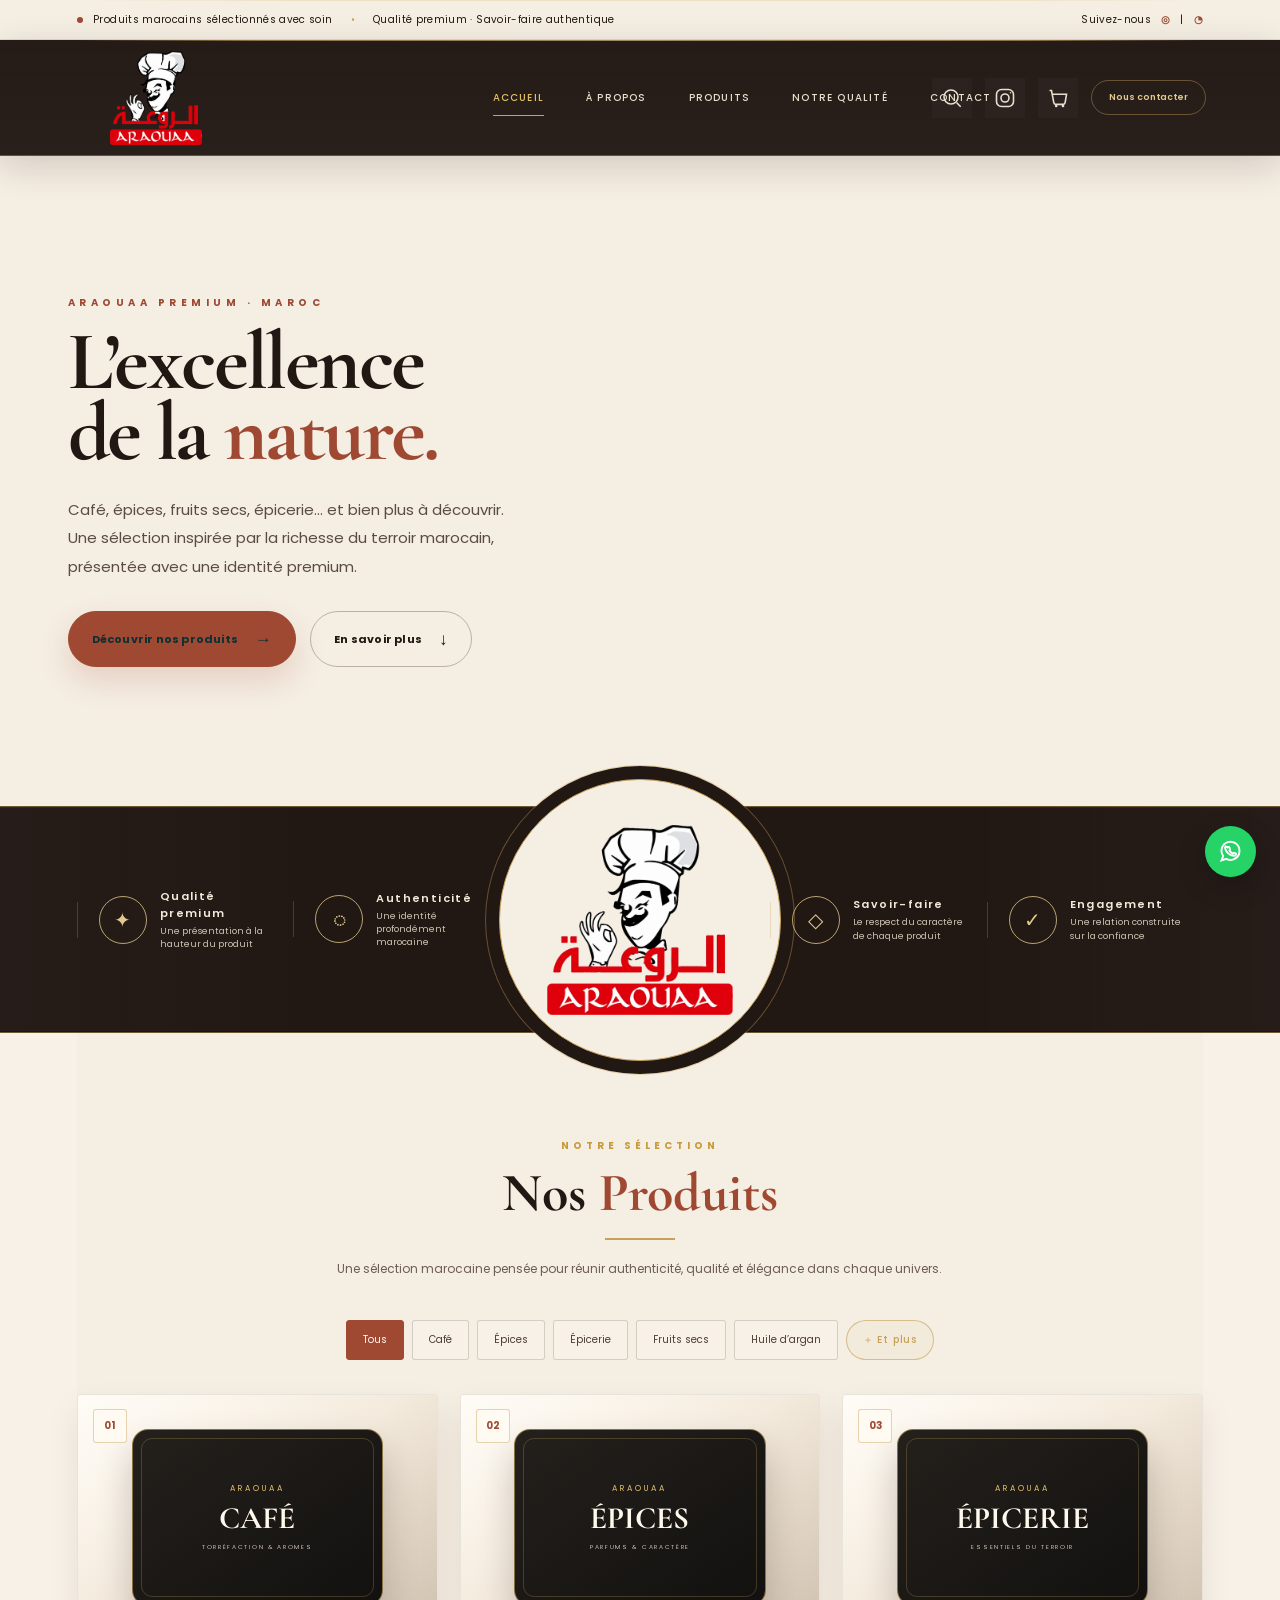
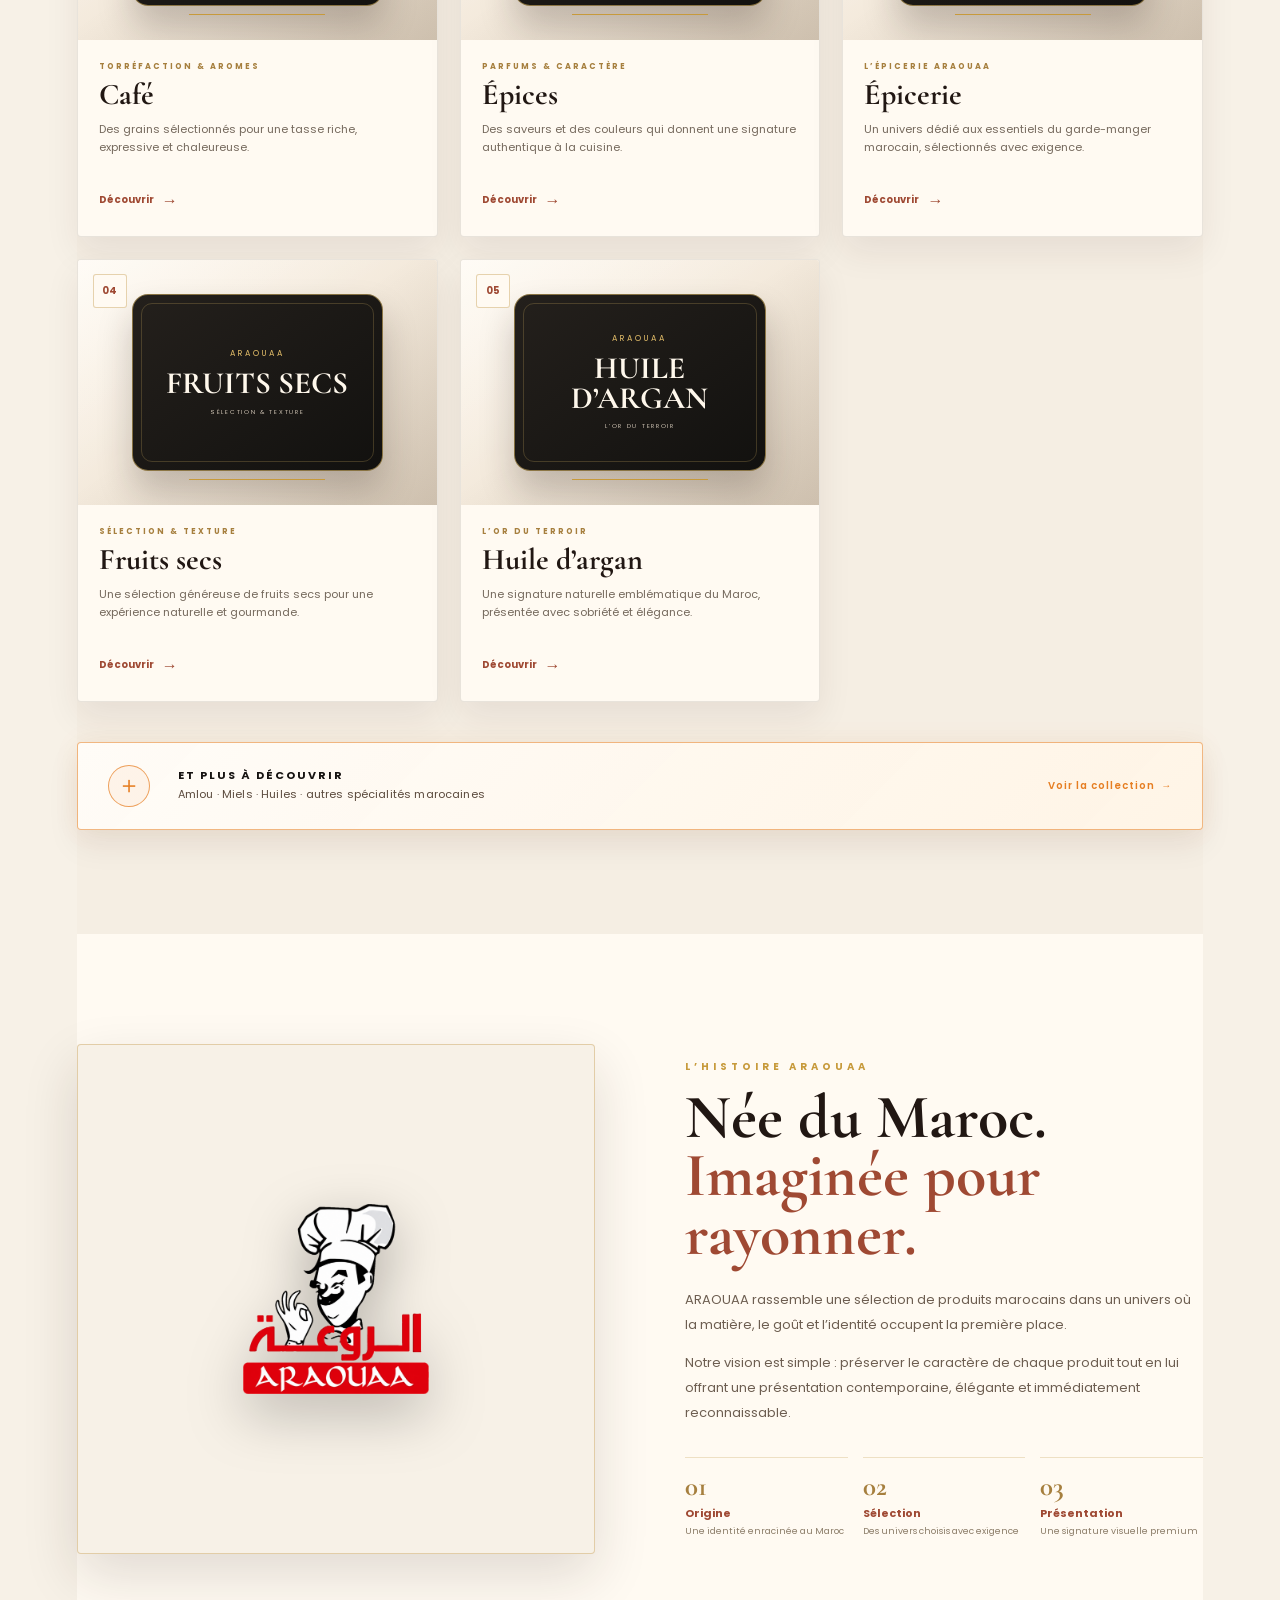
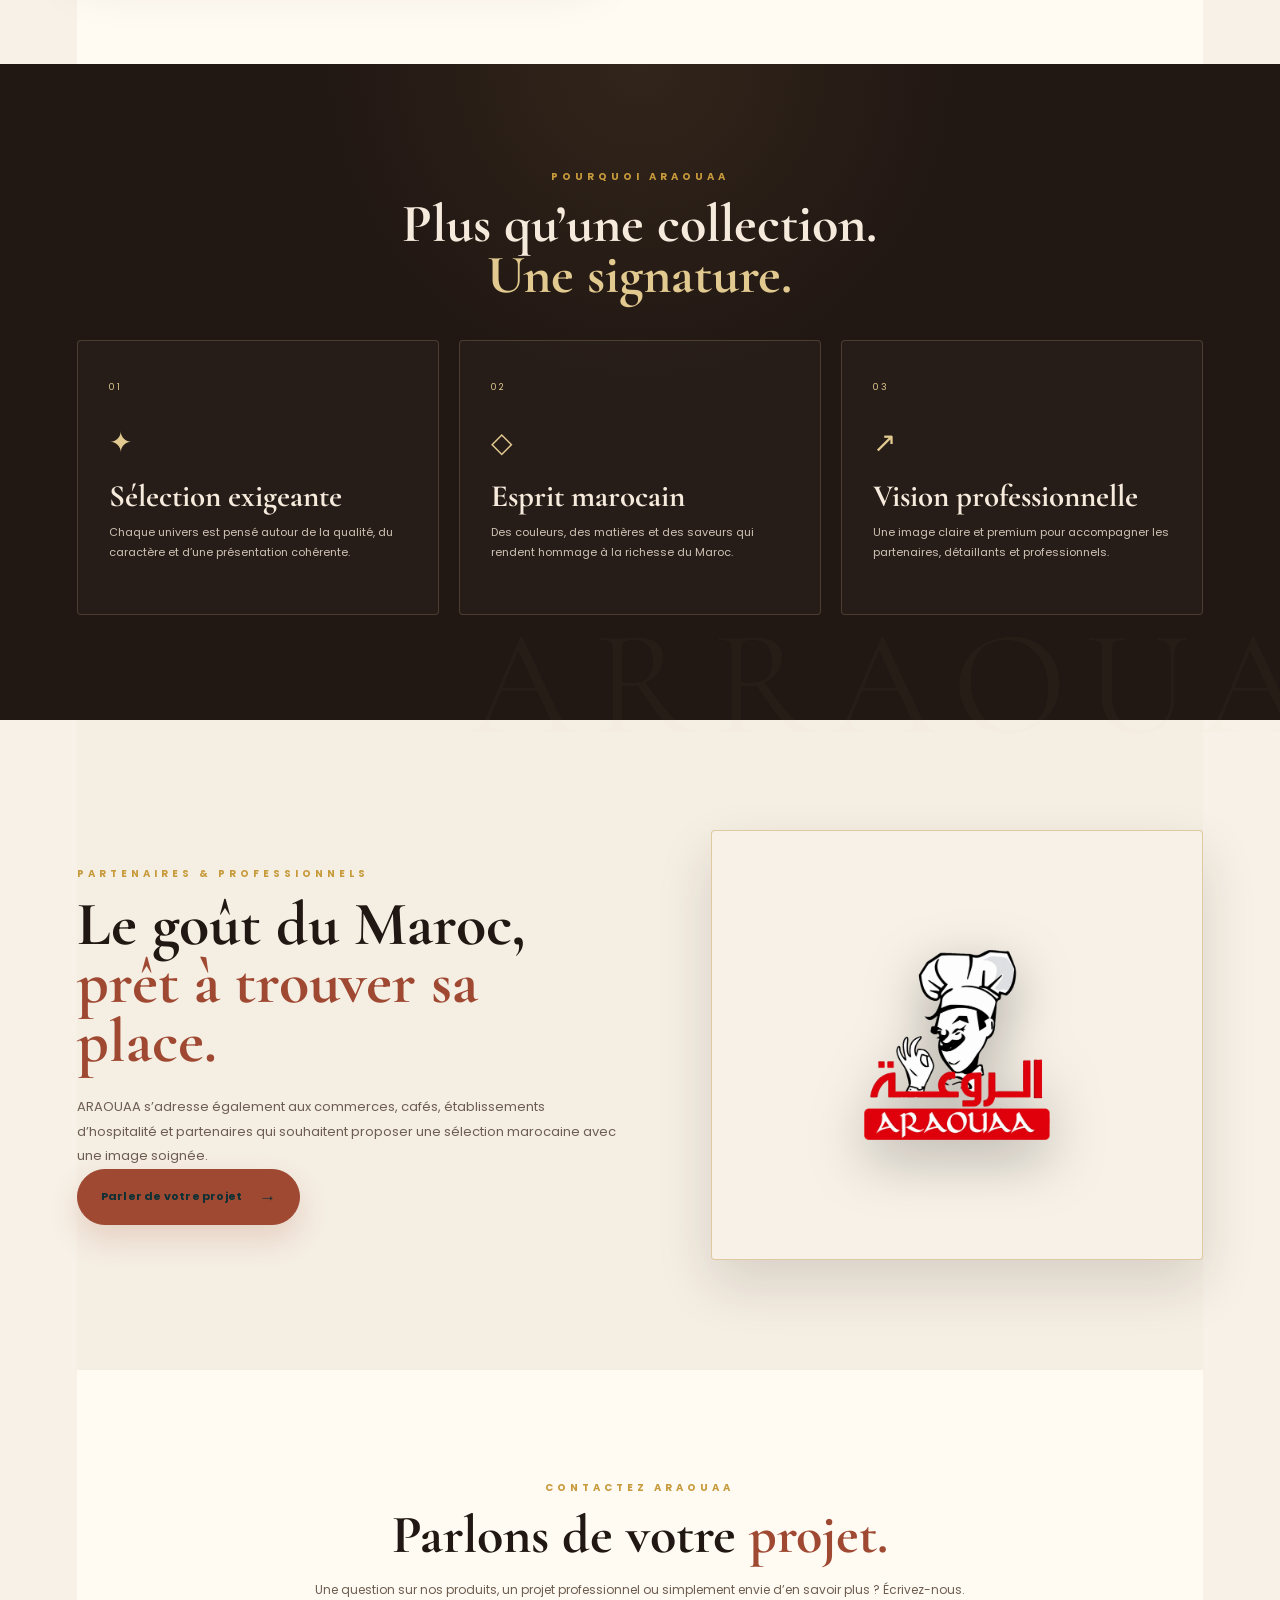
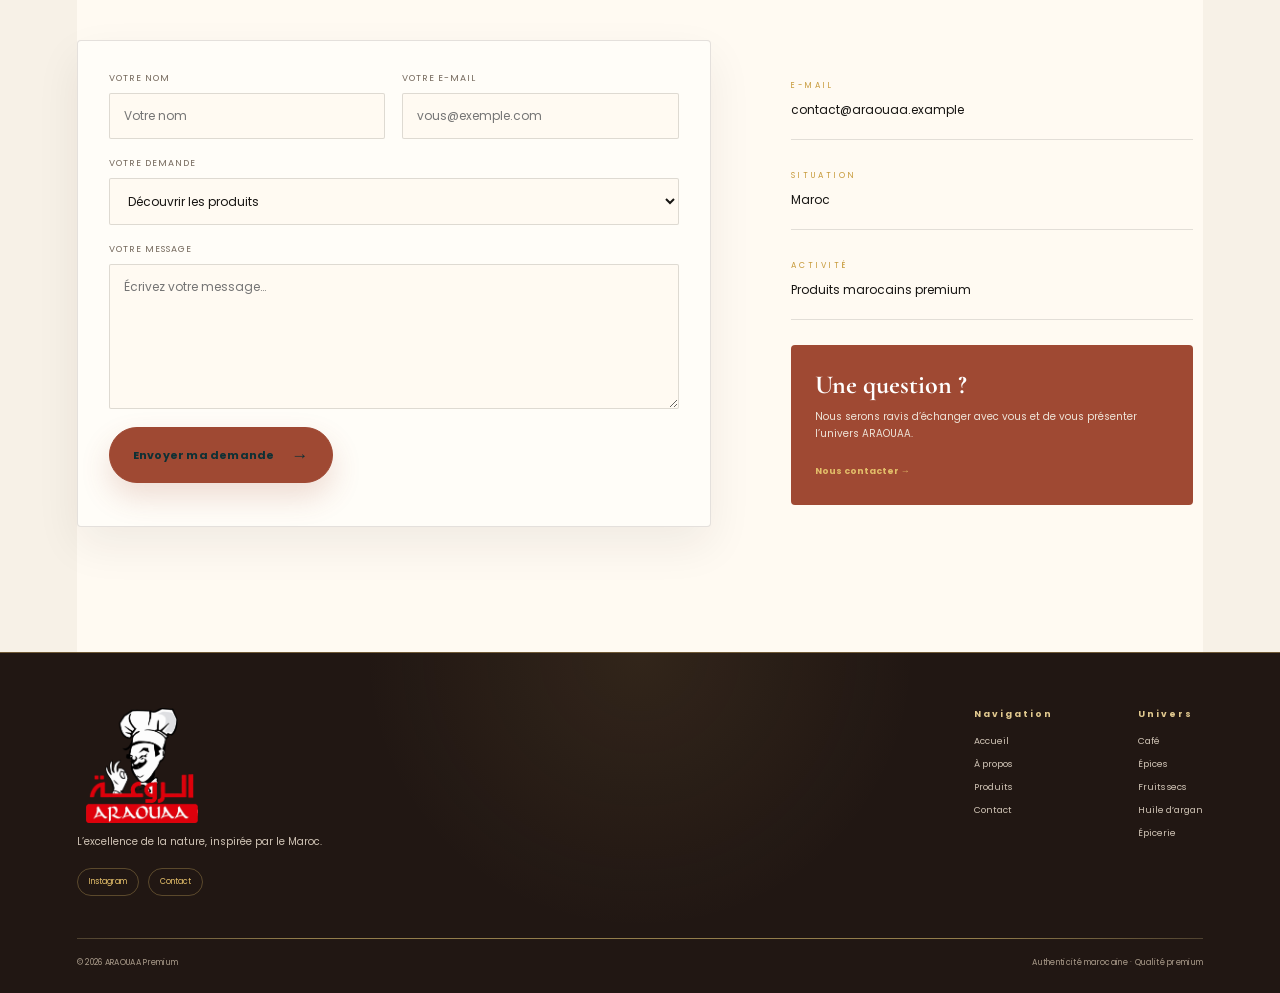
<file: index.html>
<!DOCTYPE html>
<html lang="fr">
<head>
<meta charset="UTF-8">
<meta name="viewport" content="width=device-width, initial-scale=1.0">
<meta name="theme-color" content="#123d43">
<meta name="description" content="ARAOUAA Premium — café, épices, fruits secs et huile d’argan. L’authenticité marocaine dans une présentation premium.">
<title>ARAOUAA Premium | L’excellence de la nature</title>
<link rel="preconnect" href="https://fonts.googleapis.com">
<link rel="preconnect" href="https://fonts.gstatic.com" crossorigin>
<link href="https://fonts.googleapis.com/css2?family=Cormorant+Garamond:wght@500;600;700&family=Poppins:wght@300;400;500;600;700&display=swap" rel="stylesheet">
<link rel="stylesheet" href="style.css">
</head>
<body>

<div class="announcement">
  <div class="announcement-inner">
    <span><i class="dot"></i> Produits marocains sélectionnés avec soin</span>
    <span class="announcement-separator">•</span>
    <span>Qualité premium · Savoir-faire authentique</span>
    <div class="announcement-socials"><span>Suivez-nous</span><a href="https://www.instagram.com/" target="_blank" rel="noopener" aria-label="Instagram">◎</a><span class="social-divider">|</span><a href="#contact" aria-label="WhatsApp">◔</a></div>
  </div>
</div>

<header class="site-header" id="siteHeader">
  <a class="brand-logo" href="#accueil" aria-label="ARAOUAA Premium — Accueil">
    <img src="assets/logo-crystal-4k.png" alt="ARAOUAA Premium">
  </a>

  <button class="menu-toggle" type="button" aria-label="Ouvrir le menu" aria-expanded="false">
    <span></span><span></span><span></span>
  </button>

  <nav class="main-nav" id="mainNav" aria-label="Navigation principale">
    <a class="active" href="#accueil">Accueil</a>
    <a href="#apropos">À propos</a>
    <a href="produits.html">Produits</a>
    <a href="#qualite">Notre qualité</a>
    <a href="#contact">Contact</a>
  </nav>

  <div class="header-actions">
    <button class="icon-button search-toggle" type="button" aria-label="Rechercher" aria-expanded="false">
      <svg viewBox="0 0 24 24" aria-hidden="true"><circle cx="11" cy="11" r="7"></circle><path d="m16.5 16.5 4.2 4.2"></path></svg>
    </button>
    <a class="icon-button instagram-link" href="https://www.instagram.com/" target="_blank" rel="noopener" aria-label="Instagram">
      <svg viewBox="0 0 24 24" aria-hidden="true"><rect x="3.5" y="3.5" width="17" height="17" rx="5"></rect><circle cx="12" cy="12" r="4"></circle><circle cx="17.5" cy="6.7" r=".8" class="fill"></circle></svg>
    </a>
    <a class="icon-button cart-link" href="#produits" aria-label="Voir le panier">
      <svg viewBox="0 0 24 24" aria-hidden="true"><path d="M3.5 4.5h2l2.3 12.2a2 2 0 0 0 2 1.65h7.35a2 2 0 0 0 1.97-1.65L20.5 8.3H6.2"></path><circle cx="10.2" cy="20" r="1.35" class="fill"></circle><circle cx="17" cy="20" r="1.35" class="fill"></circle></svg>
    </a>
    <a class="header-contact" href="#contact">Nous contacter</a>
  </div>

  <div class="search-panel" aria-hidden="true">
    <div class="search-inner">
      <svg viewBox="0 0 24 24" aria-hidden="true"><circle cx="11" cy="11" r="7"></circle><path d="m16.5 16.5 4.2 4.2"></path></svg>
      <input id="siteSearch" type="search" placeholder="Rechercher café, épices, fruits secs…" autocomplete="off">
      <button class="search-close" type="button" aria-label="Fermer la recherche">×</button>
    </div>
  </div>
</header>

<main>
<section class="hero" id="accueil">
  <div class="hero-backdrop" aria-hidden="true"></div>
  <div class="hero-inner">
    <div class="hero-copy reveal">
      <p class="eyebrow">ARAOUAA PREMIUM · MAROC</p>
      <h1>L’excellence<br>de la <em>nature.</em></h1>
      <p class="hero-lead">Café, épices, fruits secs et huile d’argan : une sélection inspirée par la richesse du terroir marocain, présentée avec une identité premium.</p>
      <div class="hero-actions">
        <a class="button button-primary" href="produits.html">Découvrir nos produits <span>→</span></a>
        <a class="button button-quiet" href="#apropos">En savoir plus <span>↓</span></a>
      </div>
    </div>
    <div class="hero-visual reveal">
      <div class="hero-arch" aria-hidden="true"></div>
      <div class="visual-frame"><img src="assets/hero-product-stage.jpg" alt="Café, épices, fruits secs et huile d’argan ARAOUAA"></div>
    </div>
  </div>
</section>

<section class="quality-strip" id="qualite">
  <div class="quality-item">
    <span class="quality-icon">✦</span><div><b>Qualité premium</b><small>Une présentation à la hauteur du produit</small></div>
  </div>
  <div class="quality-item">
    <span class="quality-icon">◌</span><div><b>Authenticité</b><small>Une identité profondément marocaine</small></div>
  </div>
  <div class="quality-mark"><img src="assets/logo-crystal-4k.png" alt="ARAOUAA"></div>
  <div class="quality-item">
    <span class="quality-icon">◇</span><div><b>Savoir-faire</b><small>Le respect du caractère de chaque produit</small></div>
  </div>
  <div class="quality-item">
    <span class="quality-icon">✓</span><div><b>Engagement</b><small>Une relation construite sur la confiance</small></div>
  </div>
</section>

<section class="products section" id="produits">
  <div class="section-heading reveal">
    <p class="eyebrow">NOTRE SÉLECTION</p>
    <h2>Nos <em>Produits</em></h2>
    <div class="section-rule" aria-hidden="true"></div>
    <p>Une sélection marocaine pensée pour réunir authenticité, qualité et élégance dans chaque univers.</p>
  </div>
  <div class="product-filters" role="group" aria-label="Filtrer les produits">
    <button class="filter-chip active" type="button" data-filter="all">Tous</button>
    <button class="filter-chip" type="button" data-filter="cafe">Café</button>
    <button class="filter-chip" type="button" data-filter="epices">Épices</button>
    <button class="filter-chip" type="button" data-filter="epicerie">Épicerie</button>
    <button class="filter-chip" type="button" data-filter="fruits-secs">Fruits secs</button>
    <button class="filter-chip" type="button" data-filter="argan">Huile d’argan</button>
  </div>
  <div class="product-grid">
    <article class="product-card reveal" data-category="cafe" data-search="café cafe coffee">
      <div class="product-image epicerie-art"><span class="product-number">01</span><div class="pantry-art"><span>ARAOUAA</span><strong>CAFÉ</strong><small>TORRÉFACTION &amp; AROMES</small></div><div class="pantry-line"></div></div>
      <div class="product-content"><p class="product-kicker">TORRÉFACTION &amp; AROMES</p><h3>Café</h3><p>Des grains sélectionnés pour une tasse riche, expressive et chaleureuse.</p><button class="product-link" data-product="cafe">Découvrir <span>→</span></button></div>
    </article>
    <article class="product-card reveal" data-category="epices" data-search="épices epices spices">
      <div class="product-image epicerie-art"><span class="product-number">02</span><div class="pantry-art"><span>ARAOUAA</span><strong>ÉPICES</strong><small>PARFUMS &amp; CARACTÈRE</small></div><div class="pantry-line"></div></div>
      <div class="product-content"><p class="product-kicker">PARFUMS &amp; CARACTÈRE</p><h3>Épices</h3><p>Des saveurs et des couleurs qui donnent une signature authentique à la cuisine.</p><button class="product-link" data-product="epices">Découvrir <span>→</span></button></div>
    </article>
    <article class="product-card reveal" data-category="epicerie" data-search="épicerie epicerie grocery">
      <div class="product-image epicerie-art"><span class="product-number">03</span><div class="pantry-art"><span>ARAOUAA</span><strong>ÉPICERIE</strong><small>ESSENTIELS DU TERROIR</small></div><div class="pantry-line"></div></div>
      <div class="product-content"><p class="product-kicker">L’ÉPICERIE ARAOUAA</p><h3>Épicerie</h3><p>Un univers dédié aux essentiels du garde-manger marocain, sélectionnés avec exigence.</p><button class="product-link" data-product="epicerie">Découvrir <span>→</span></button></div>
    </article>
    <article class="product-card reveal" data-category="fruits-secs" data-search="fruits secs noix nuts amandes cajou">
      <div class="product-image epicerie-art"><span class="product-number">04</span><div class="pantry-art"><span>ARAOUAA</span><strong>FRUITS SECS</strong><small>SÉLECTION &amp; TEXTURE</small></div><div class="pantry-line"></div></div>
      <div class="product-content"><p class="product-kicker">SÉLECTION &amp; TEXTURE</p><h3>Fruits secs</h3><p>Une sélection généreuse de fruits secs pour une expérience naturelle et gourmande.</p><button class="product-link" data-product="fruits-secs">Découvrir <span>→</span></button></div>
    </article>
    <article class="product-card reveal" data-category="argan" data-search="huile argan argane oil">
      <div class="product-image epicerie-art"><span class="product-number">05</span><div class="pantry-art"><span>ARAOUAA</span><strong>HUILE D’ARGAN</strong><small>L’OR DU TERROIR</small></div><div class="pantry-line"></div></div>
      <div class="product-content"><p class="product-kicker">L’OR DU TERROIR</p><h3>Huile d’argan</h3><p>Une signature naturelle emblématique du Maroc, présentée avec sobriété et élégance.</p><button class="product-link" data-product="argan">Découvrir <span>→</span></button></div>
    </article>
    <a href="produits.html" aria-label="Découvrir les autres produits ARAOUAA" style="grid-column:1/-1;display:flex;align-items:center;justify-content:center;gap:28px;margin:18px 0 4px;padding:22px 30px;border:1px solid rgba(230,126,34,.55);border-radius:4px;background:linear-gradient(135deg,rgba(255,252,247,.98),rgba(255,244,230,.96));color:#161311;text-decoration:none;box-shadow:0 14px 32px rgba(47,31,23,.08),0 0 28px rgba(230,126,34,.06);transition:transform .25s ease,border-color .25s ease,box-shadow .25s ease;">
      <span style="display:flex;align-items:center;justify-content:center;width:42px;height:42px;border:1px solid rgba(230,126,34,.72);border-radius:50%;color:#e67e22;background:rgba(230,126,34,.06);font:300 24px/1 Cormorant Garamond,serif;">＋</span>
      <span style="display:flex;flex-direction:column;gap:4px;min-width:0;">
        <strong style="font:700 11px/1.2 Poppins,sans-serif;letter-spacing:2px;color:#161311;">ET PLUS À DÉCOUVRIR</strong>
        <small style="font:400 11px/1.6 Poppins,sans-serif;letter-spacing:.15px;color:#5b4a3d;">Amlou · Miels · Huiles · autres spécialités marocaines</small>
      </span>
      <span style="margin-left:auto;font:600 10px/1 Poppins,sans-serif;letter-spacing:1px;color:#e67e22;white-space:nowrap;">Voir la collection&nbsp; →</span>
    </a>
  </div>
</section>

<section class="story section" id="apropos">
  <div class="story-visual reveal"><img src="assets/story-morocco.jpg" alt="Architecture marocaine et savoir-faire ARAOUAA"><div class="story-badge">MAROC<br><span>AUTHENTICITÉ</span></div></div>
  <div class="story-copy reveal">
    <p class="eyebrow">L’HISTOIRE ARAOUAA</p>
    <h2>Née du Maroc.<br><em>Imaginée pour rayonner.</em></h2>
    <p>ARAOUAA rassemble une sélection de produits marocains dans un univers où la matière, le goût et l’identité occupent la première place.</p>
    <p>Notre vision est simple : préserver le caractère de chaque produit tout en lui offrant une présentation contemporaine, élégante et immédiatement reconnaissable.</p>
    <div class="story-points">
      <div><strong>01</strong><span>Origine</span><small>Une identité enracinée au Maroc</small></div>
      <div><strong>02</strong><span>Sélection</span><small>Des univers choisis avec exigence</small></div>
      <div><strong>03</strong><span>Présentation</span><small>Une signature visuelle premium</small></div>
    </div>
  </div>
</section>

<section class="values" id="valeurs">
  <div class="section">
    <div class="section-heading section-heading-light reveal">
      <p class="eyebrow">POURQUOI ARAOUAA</p>
      <h2>Plus qu’une collection.<br><em>Une signature.</em></h2>
    </div>
    <div class="values-grid">
      <article class="value-card reveal"><span>01</span><div class="value-icon">✦</div><h3>Sélection exigeante</h3><p>Chaque univers est pensé autour de la qualité, du caractère et d’une présentation cohérente.</p></article>
      <article class="value-card reveal"><span>02</span><div class="value-icon">◇</div><h3>Esprit marocain</h3><p>Des couleurs, des matières et des saveurs qui rendent hommage à la richesse du Maroc.</p></article>
      <article class="value-card reveal"><span>03</span><div class="value-icon">↗</div><h3>Vision professionnelle</h3><p>Une image claire et premium pour accompagner les partenaires, détaillants et professionnels.</p></article>
    </div>
  </div>
</section>

<section class="partners section" id="partenaires">
  <div class="partner-copy reveal">
    <p class="eyebrow">PARTENAIRES &amp; PROFESSIONNELS</p>
    <h2>Le goût du Maroc,<br><em>prêt à trouver sa place.</em></h2>
    <p>ARAOUAA s’adresse également aux commerces, cafés, établissements d’hospitalité et partenaires qui souhaitent proposer une sélection marocaine avec une image soignée.</p>
    <a class="button button-primary" href="#contact">Parler de votre projet <span>→</span></a>
  </div>
  <div class="partner-card reveal">
    <div class="partner-ring"></div>
    <img src="assets/logo-crystal-4k.png" alt="ARAOUAA">
    <strong>DU MAROC</strong>
    <span>Une identité pensée pour être remarquée.</span>
    <div class="partner-tags"><b>Commerce</b><b>Hôtellerie</b><b>Partenariats</b></div>
  </div>
</section>

<section class="contact section" id="contact">
  <div class="section-heading reveal">
    <p class="eyebrow">CONTACTEZ ARAOUAA</p>
    <h2>Parlons de votre <em>projet.</em></h2>
    <p>Une question sur nos produits, un projet professionnel ou simplement envie d’en savoir plus ? Écrivez-nous.</p>
  </div>
  <div class="contact-layout">
    <form class="contact-form reveal" id="contactForm">
      <div class="field-row">
        <label>Votre nom<input name="name" required placeholder="Votre nom"></label>
        <label>Votre e-mail<input name="email" type="email" required placeholder="vous@exemple.com"></label>
      </div>
      <label>Votre demande
        <select name="interest"><option>Découvrir les produits</option><option>Demande professionnelle</option><option>Partenariat</option><option>Autre demande</option></select>
      </label>
      <label>Votre message<textarea name="message" rows="6" required placeholder="Écrivez votre message…"></textarea></label>
      <button class="button button-primary" type="submit">Envoyer ma demande <span>→</span></button>
      <p class="form-message" aria-live="polite"></p>
    </form>
    <aside class="contact-info reveal">
      <div class="info-block"><span>E-MAIL</span><a href="mailto:contact@araouaa.example">contact@araouaa.example</a></div>
      <div class="info-block"><span>SITUATION</span><p>Maroc</p></div>
      <div class="info-block"><span>ACTIVITÉ</span><p>Produits marocains premium</p></div>
      <div class="contact-highlight"><strong>Une question ?</strong><p>Nous serons ravis d’échanger avec vous et de vous présenter l’univers ARAOUAA.</p><a href="#contact">Nous contacter →</a></div>
    </aside>
  </div>
</section>
</main>

<footer class="footer">
  <div class="footer-main">
    <div class="footer-brand">
      <a class="footer-logo" href="#accueil"><img src="assets/logo-crystal-4k.png" alt="ARAOUAA Premium"></a>
      <p>L’excellence de la nature, inspirée par le Maroc.</p>
      <div class="footer-socials"><a href="https://www.instagram.com/" target="_blank" rel="noopener" aria-label="Instagram">Instagram</a><a href="#contact" aria-label="Contact">Contact</a></div>
    </div>
    <div class="footer-nav"><div><strong>Navigation</strong><a href="#accueil">Accueil</a><a href="#apropos">À propos</a><a href="#produits">Produits</a><a href="#contact">Contact</a></div><div><strong>Univers</strong><a href="#produits">Café</a><a href="#produits">Épices</a><a href="#produits">Fruits secs</a><a href="#produits">Huile d’argan</a><a href="#produits">Épicerie</a></div></div>
  </div>
  <div class="footer-bottom"><span>© 2026 ARAOUAA Premium</span><span>Authenticité marocaine · Qualité premium</span></div>
</footer>

<a class="whatsapp" href="#contact" aria-label="Nous contacter"><svg viewBox="0 0 24 24" aria-hidden="true"><path d="M20 11.5a8 8 0 0 1-11.8 7L4 20l1.5-4A8 8 0 1 1 20 11.5Z"></path><path d="M9.2 8.4c.2-.4.5-.4.8-.4h.5c.2 0 .4.1.5.4l.6 1.5c.1.2.1.4-.1.6l-.5.6c.8 1.3 1.8 2.1 3.2 2.7l.5-.6c.2-.2.4-.2.6-.1l1.4.7c.3.1.4.3.3.6-.2.8-1 1.5-1.9 1.4-3.7-.5-6.7-3-7.8-6.3-.3-.8-.1-1.7.4-2.1Z"></path></svg></a>

<div class="modal" id="productModal" aria-hidden="true"><div class="modal-backdrop"></div><div class="modal-box"><button class="modal-close" type="button" aria-label="Fermer">×</button><p class="eyebrow">UNIVERS ARAOUAA</p><h2 id="modalTitle"></h2><p id="modalText"></p><a href="#contact" class="button button-primary modal-contact">Nous contacter <span>→</span></a></div></div>
<button class="to-top" type="button" aria-label="Retour en haut">↑</button>
<script src="script.js"></script>
</body>
</html>
</file>
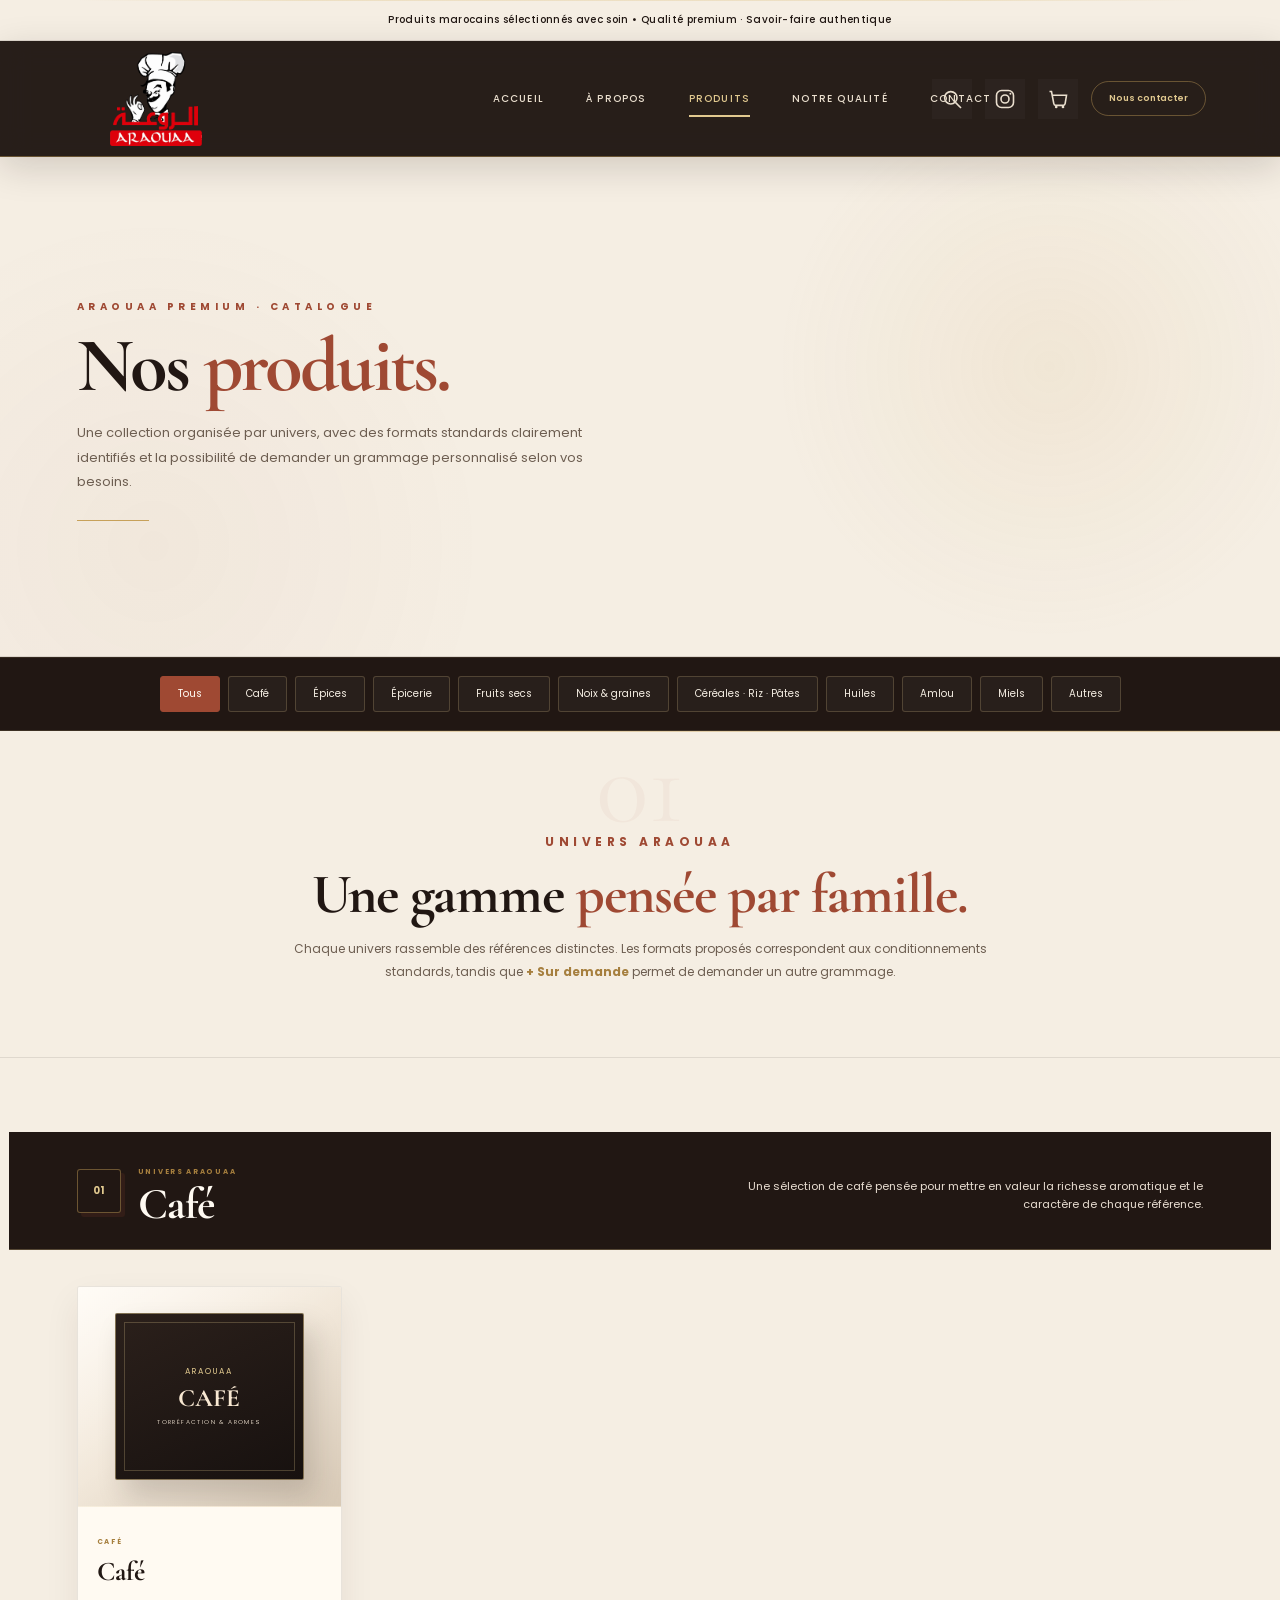
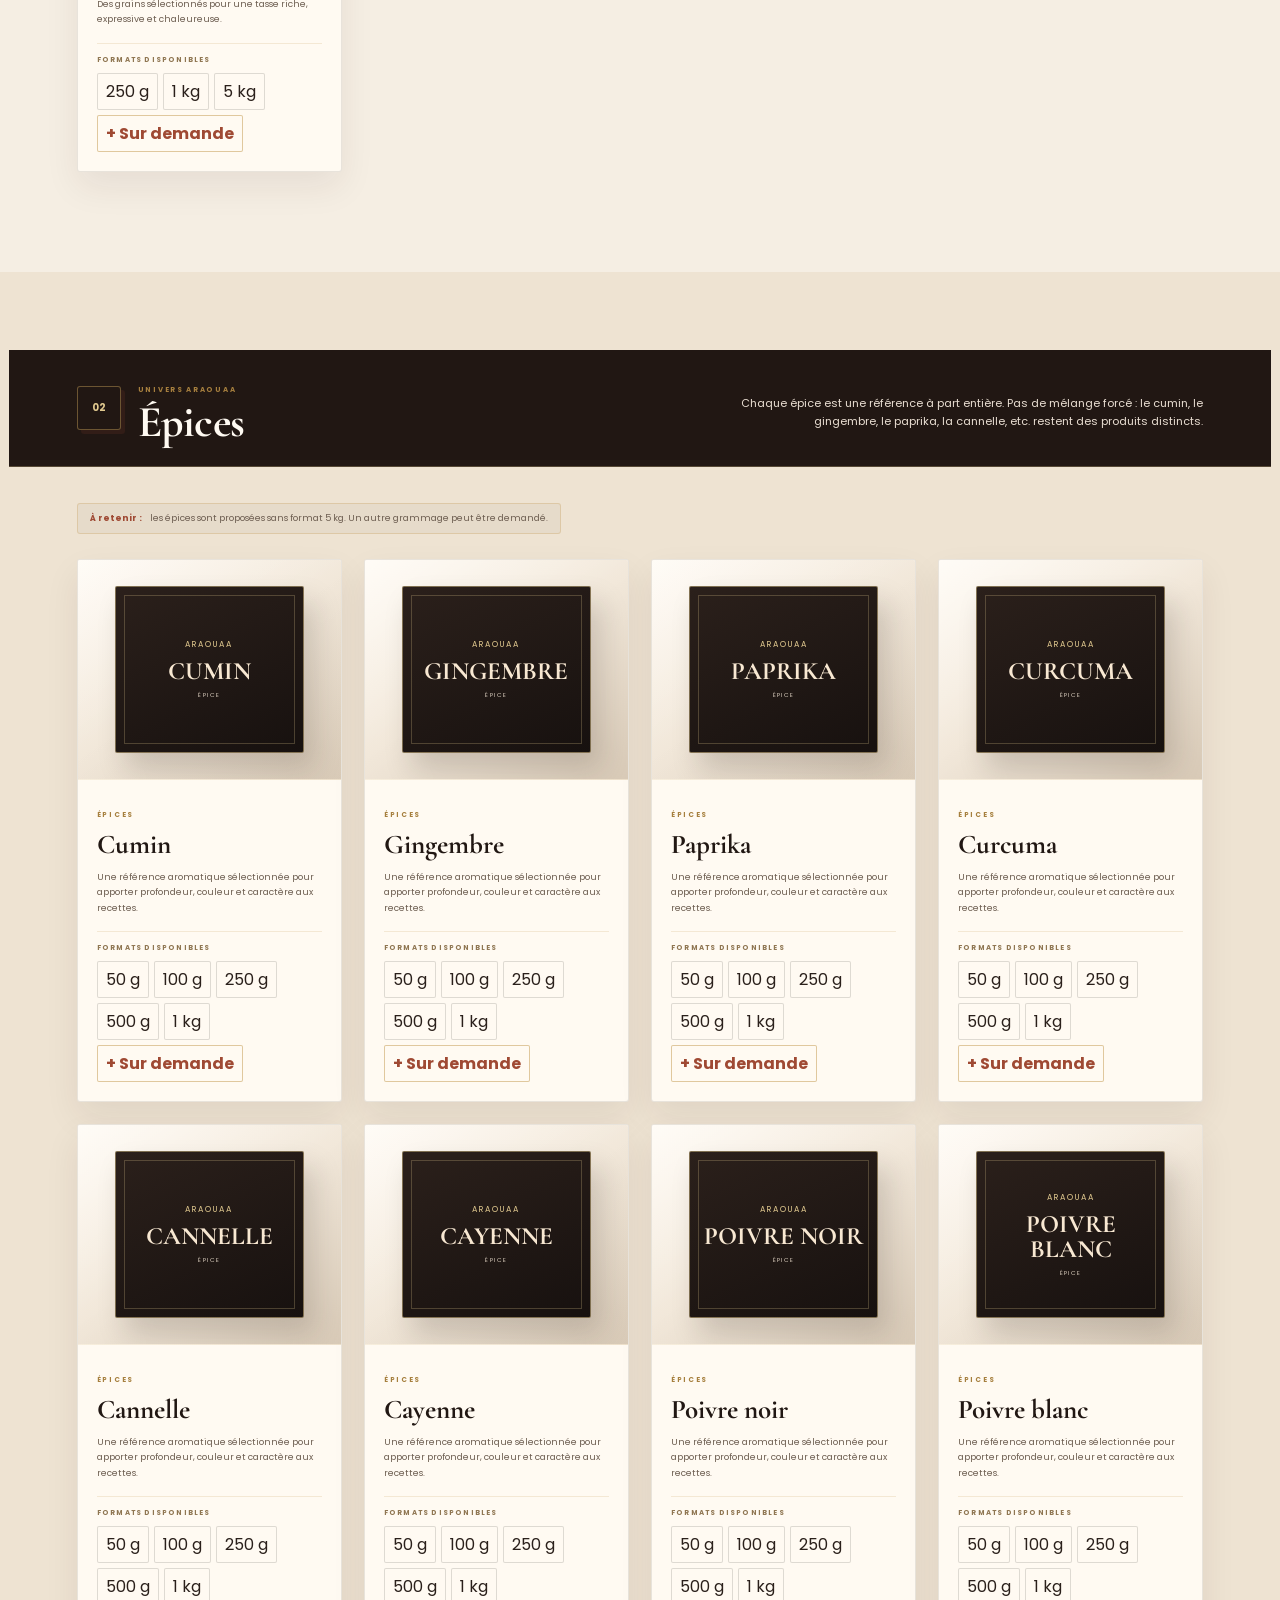
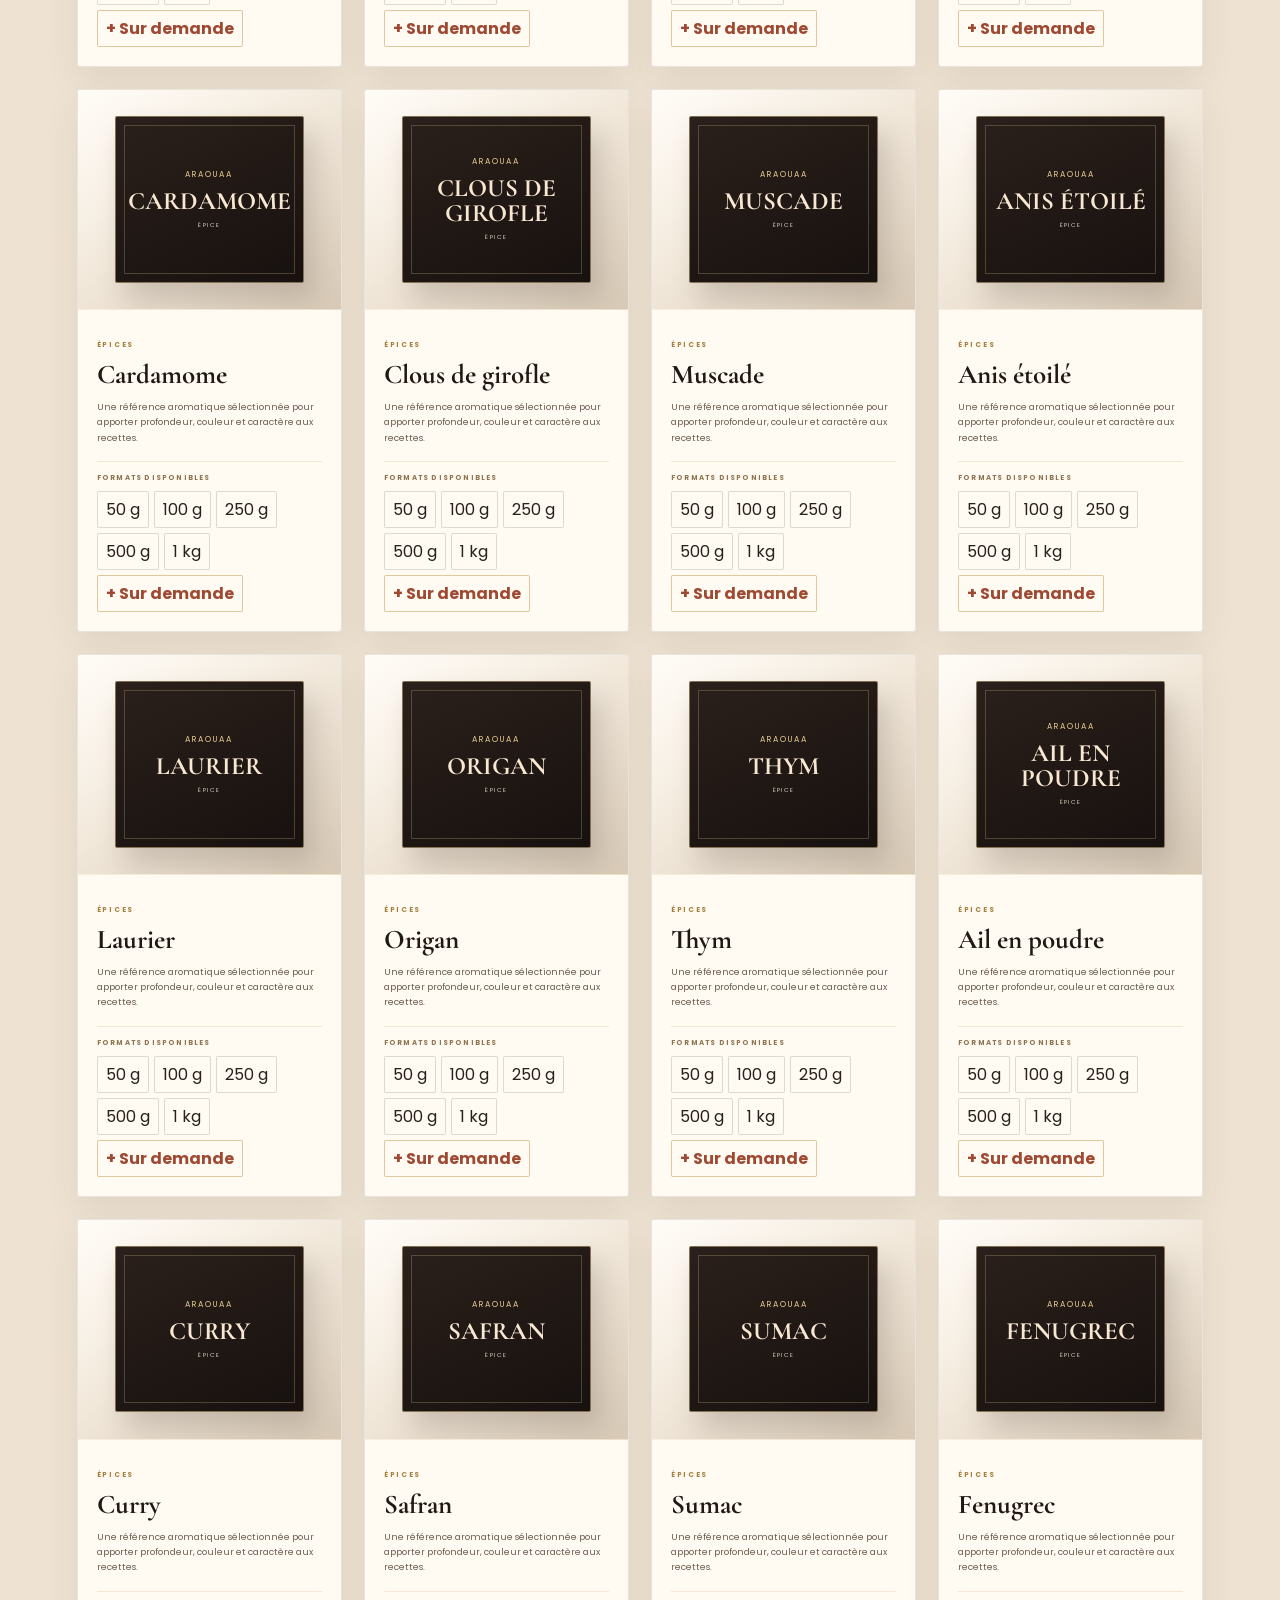
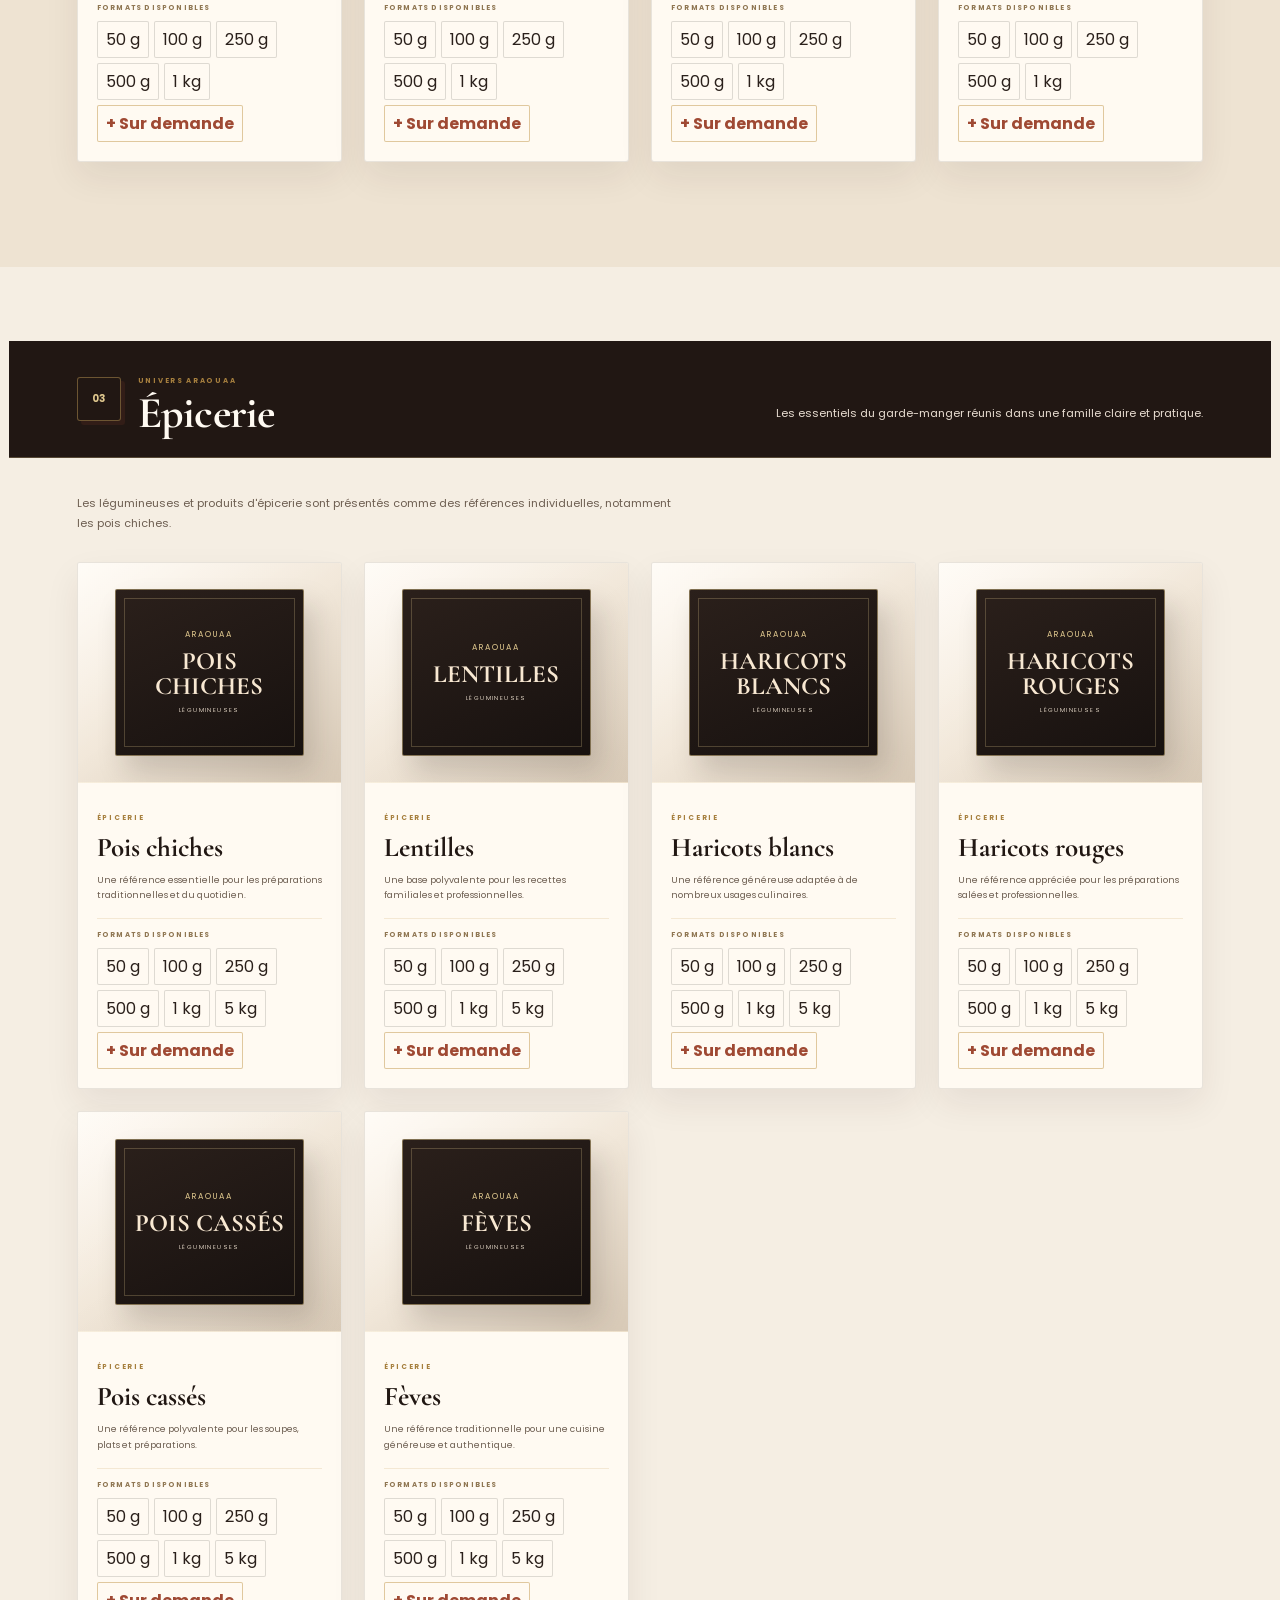
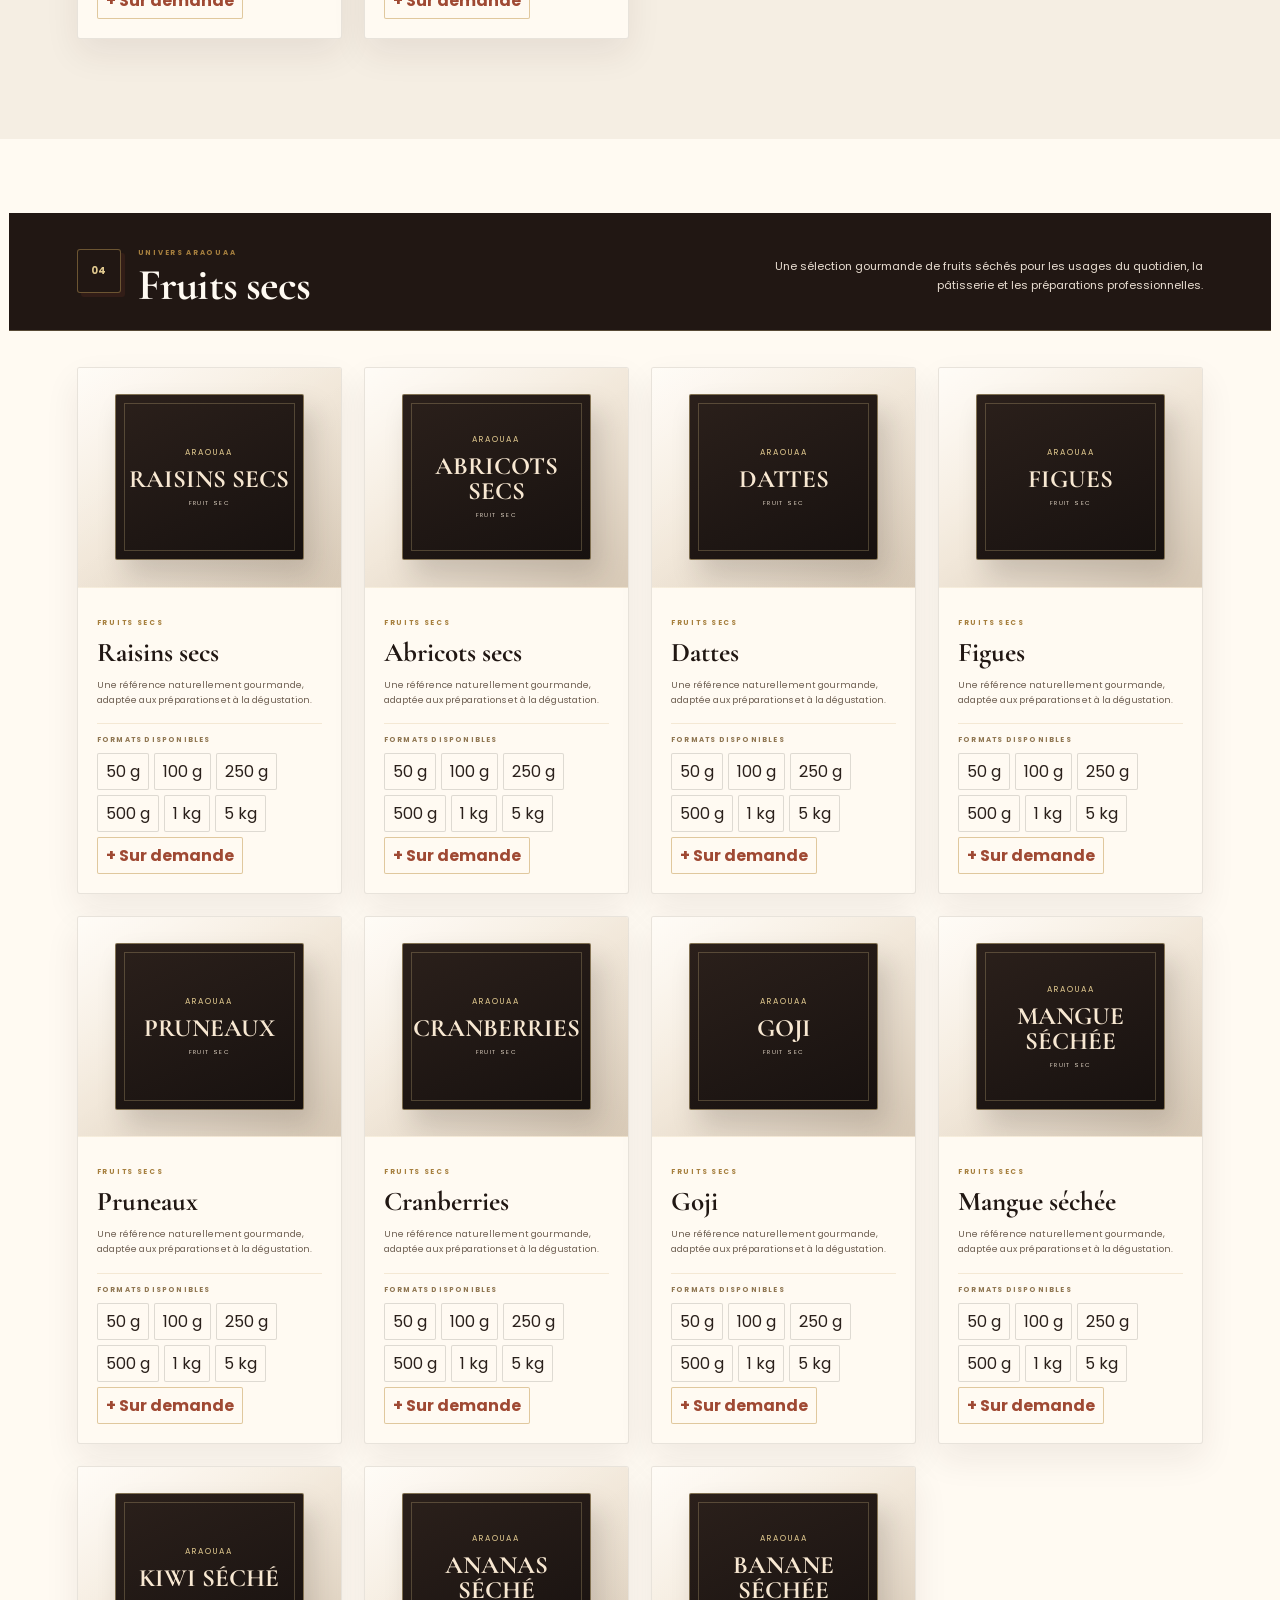
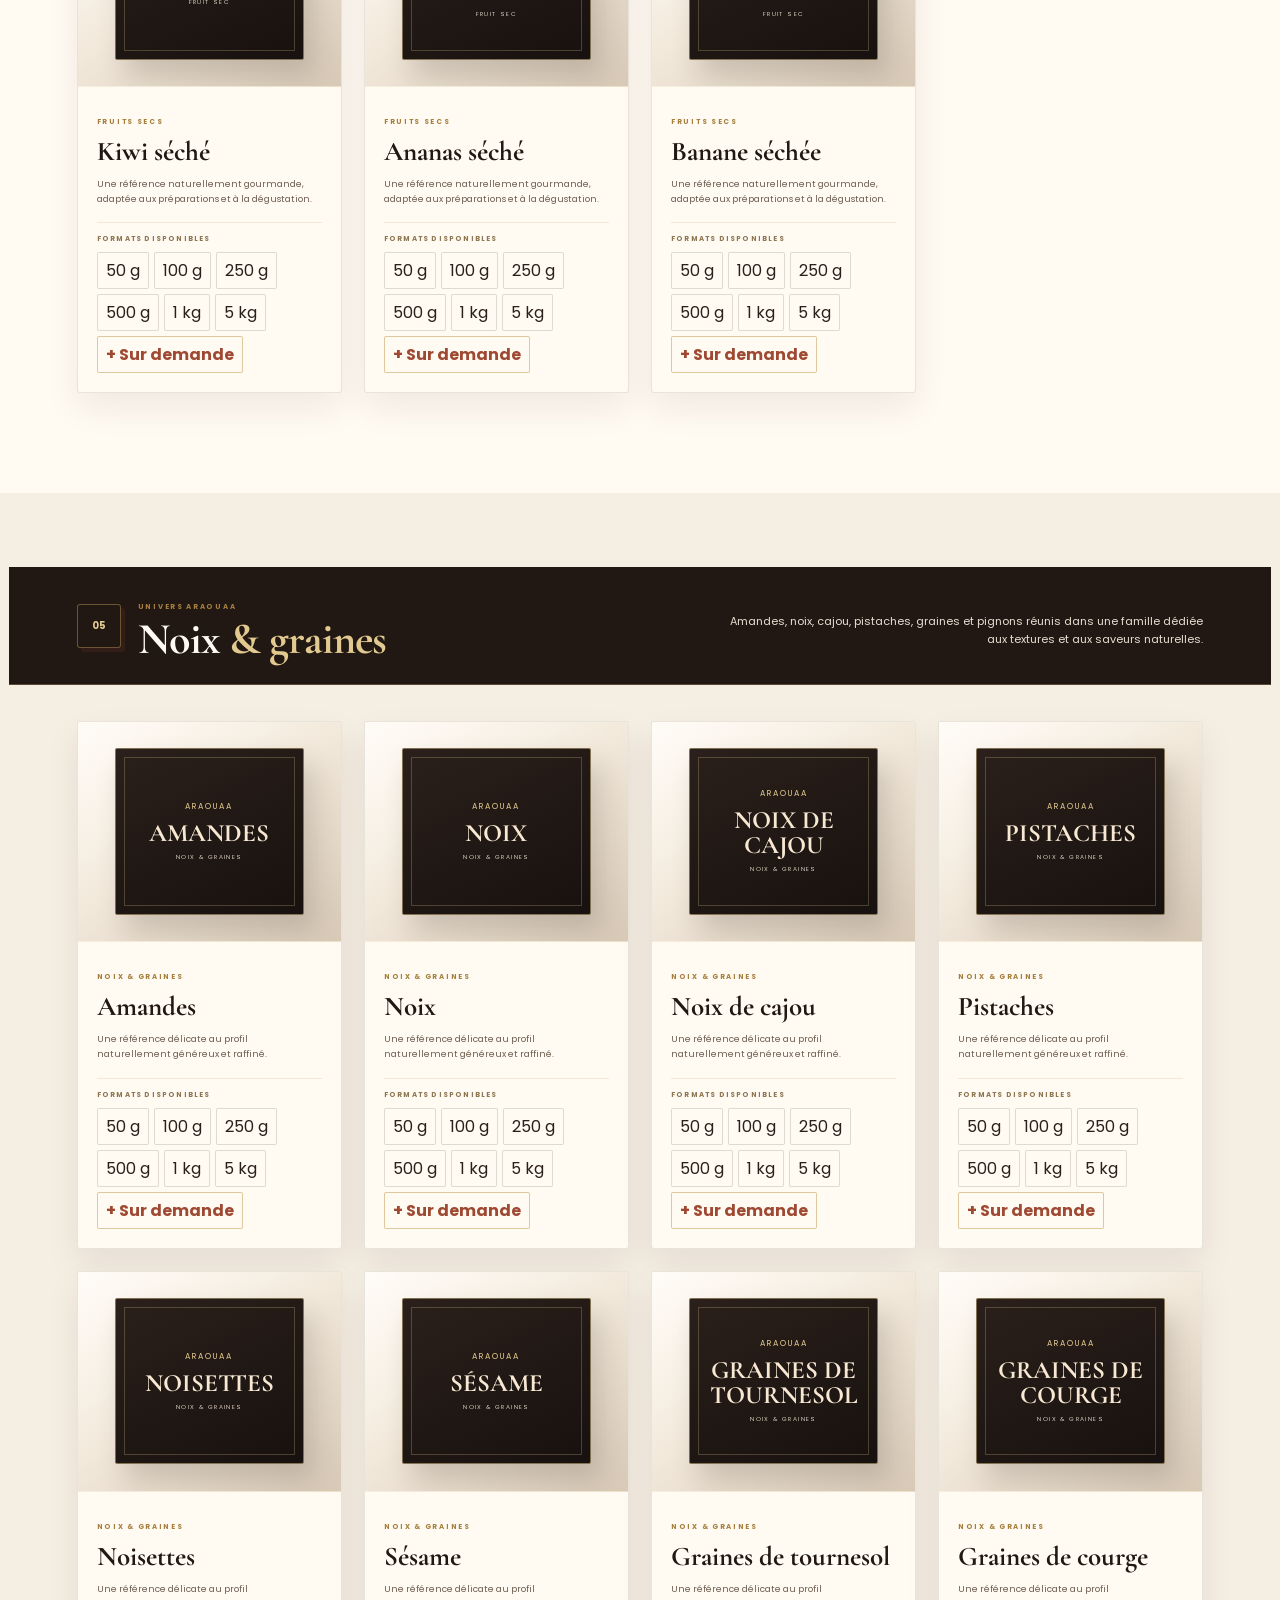
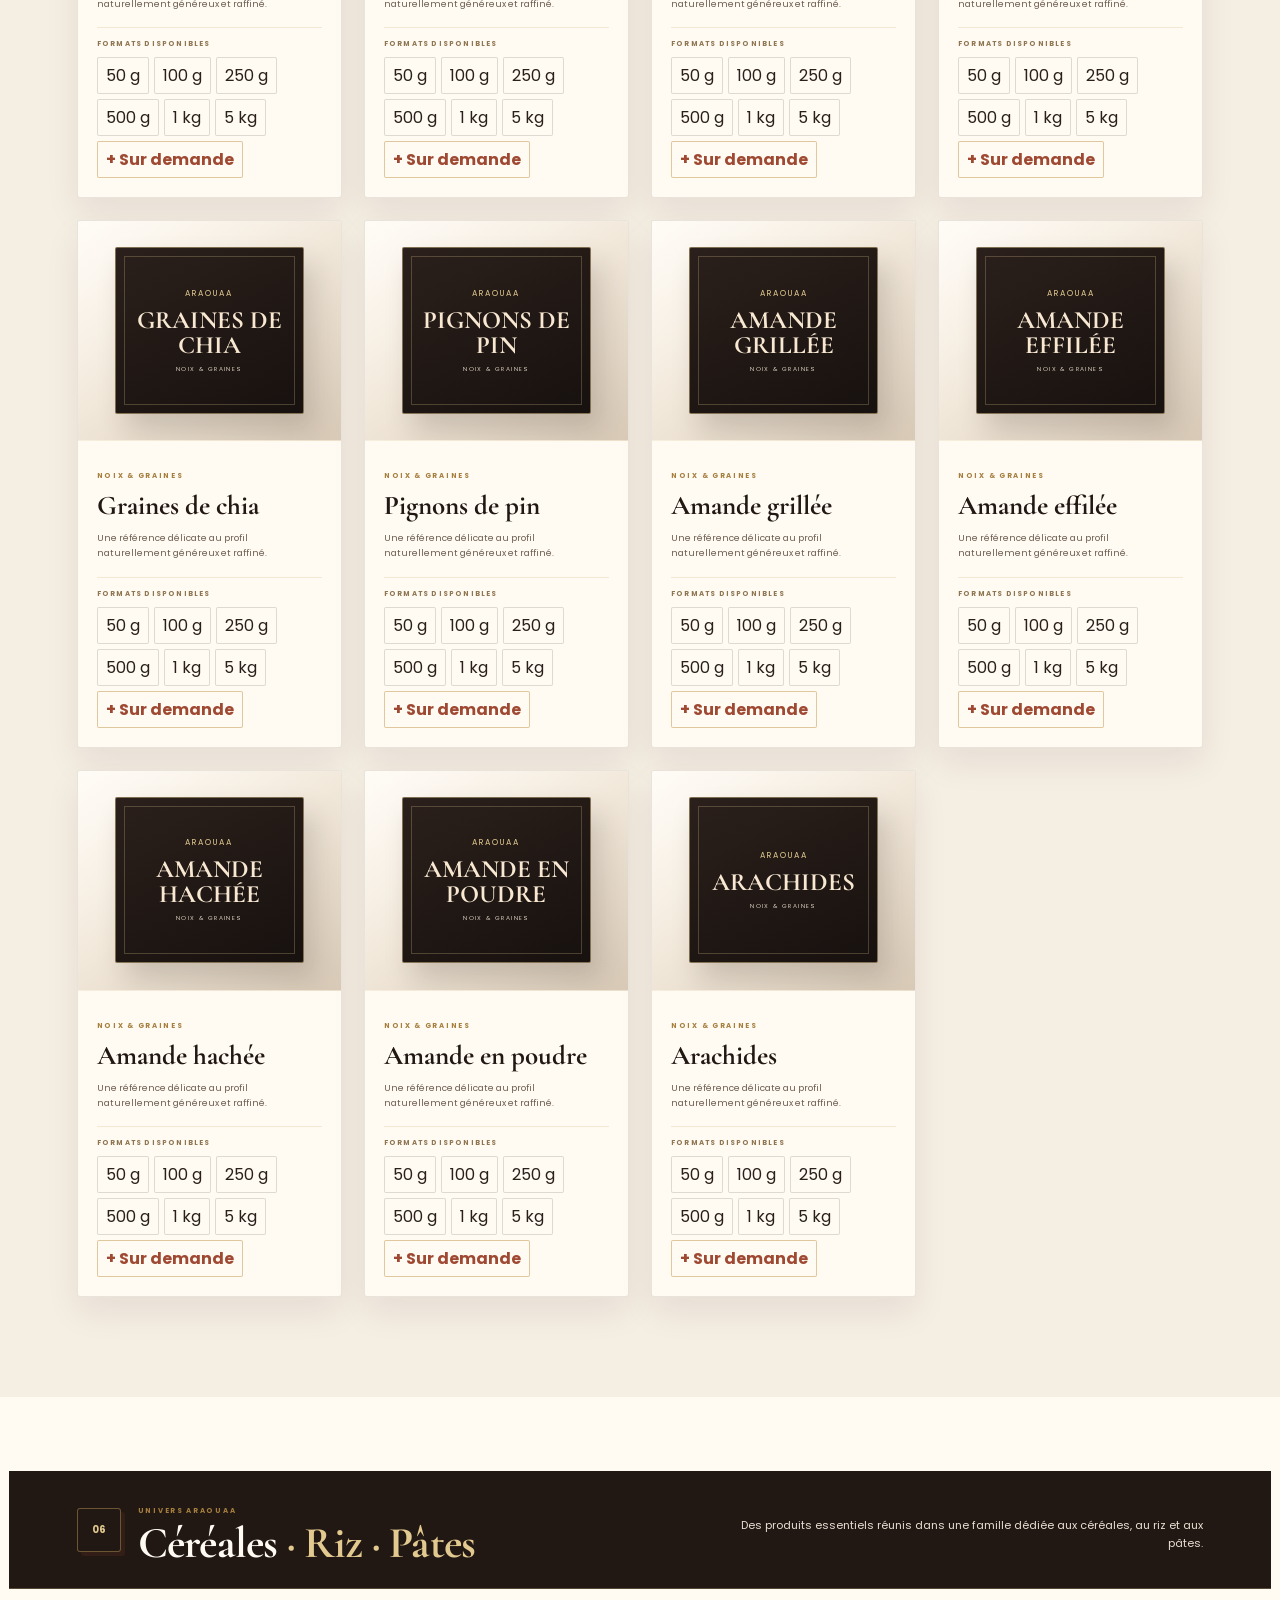
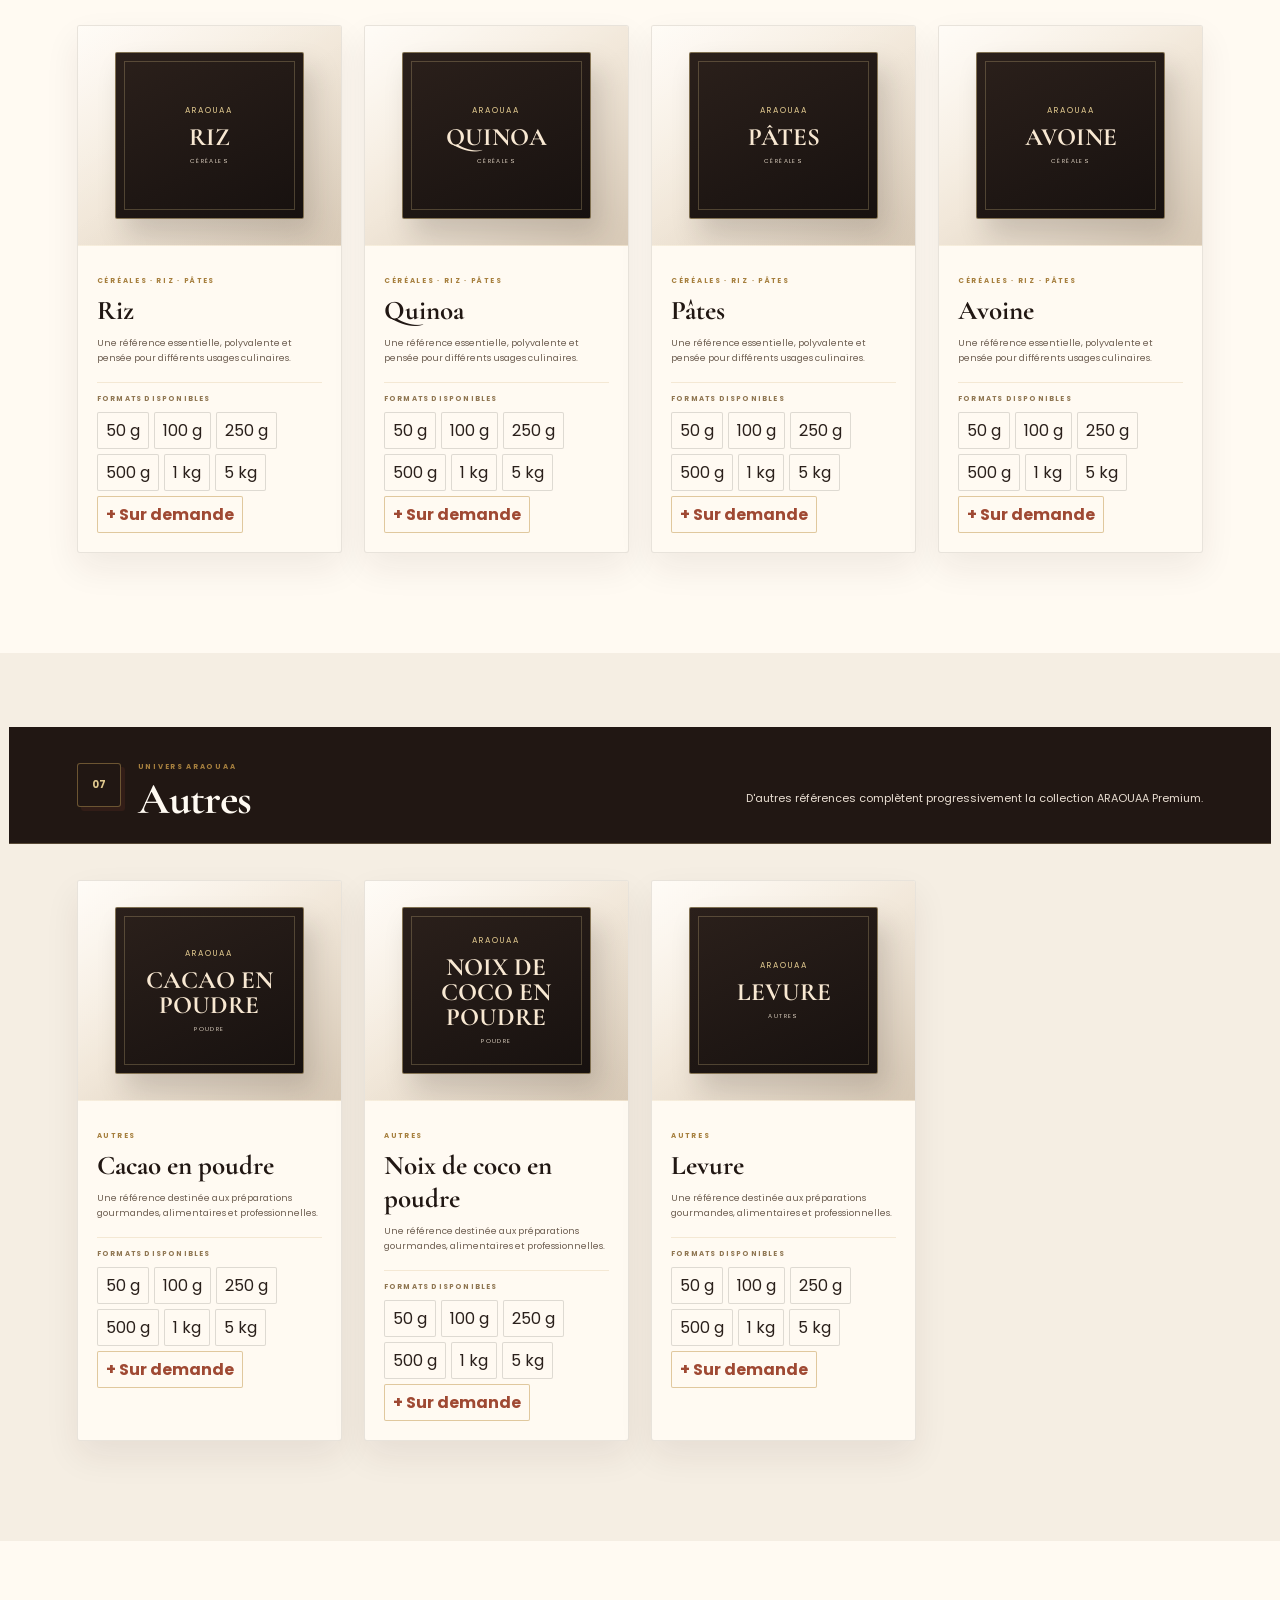
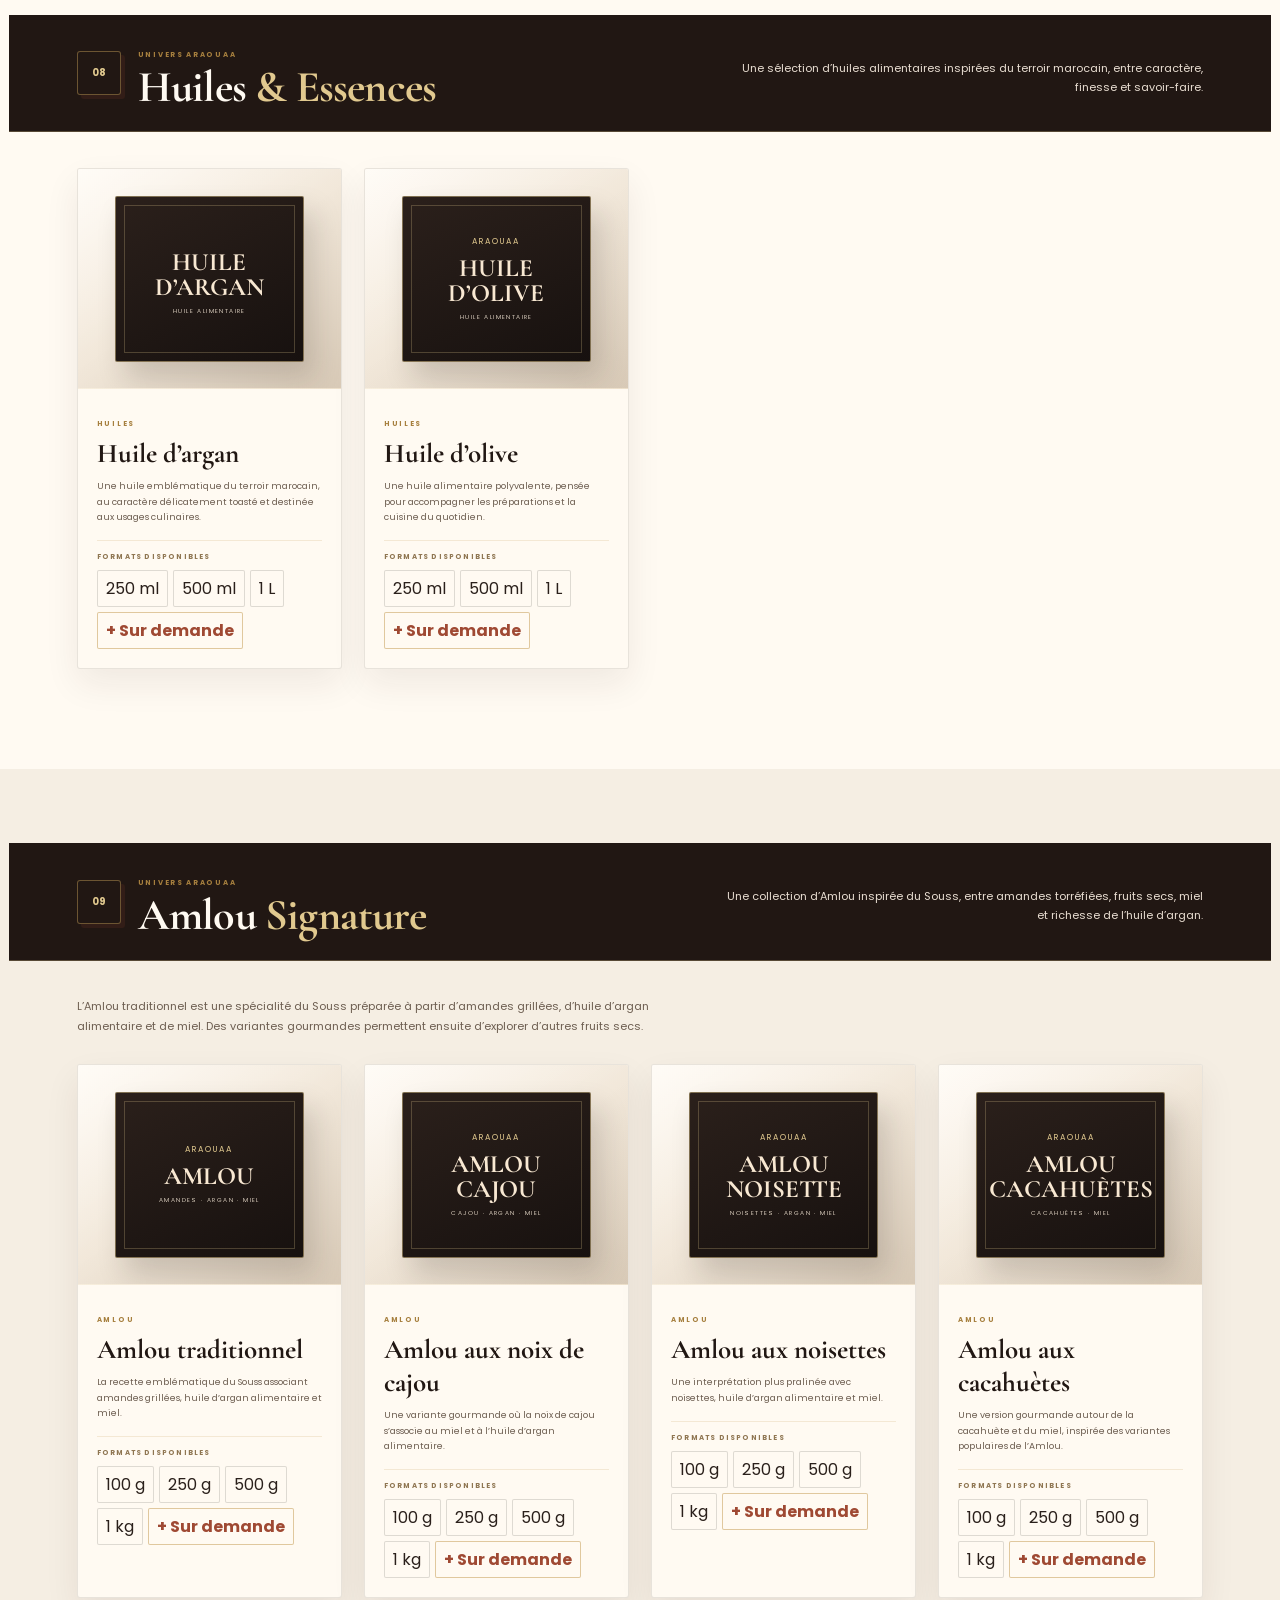
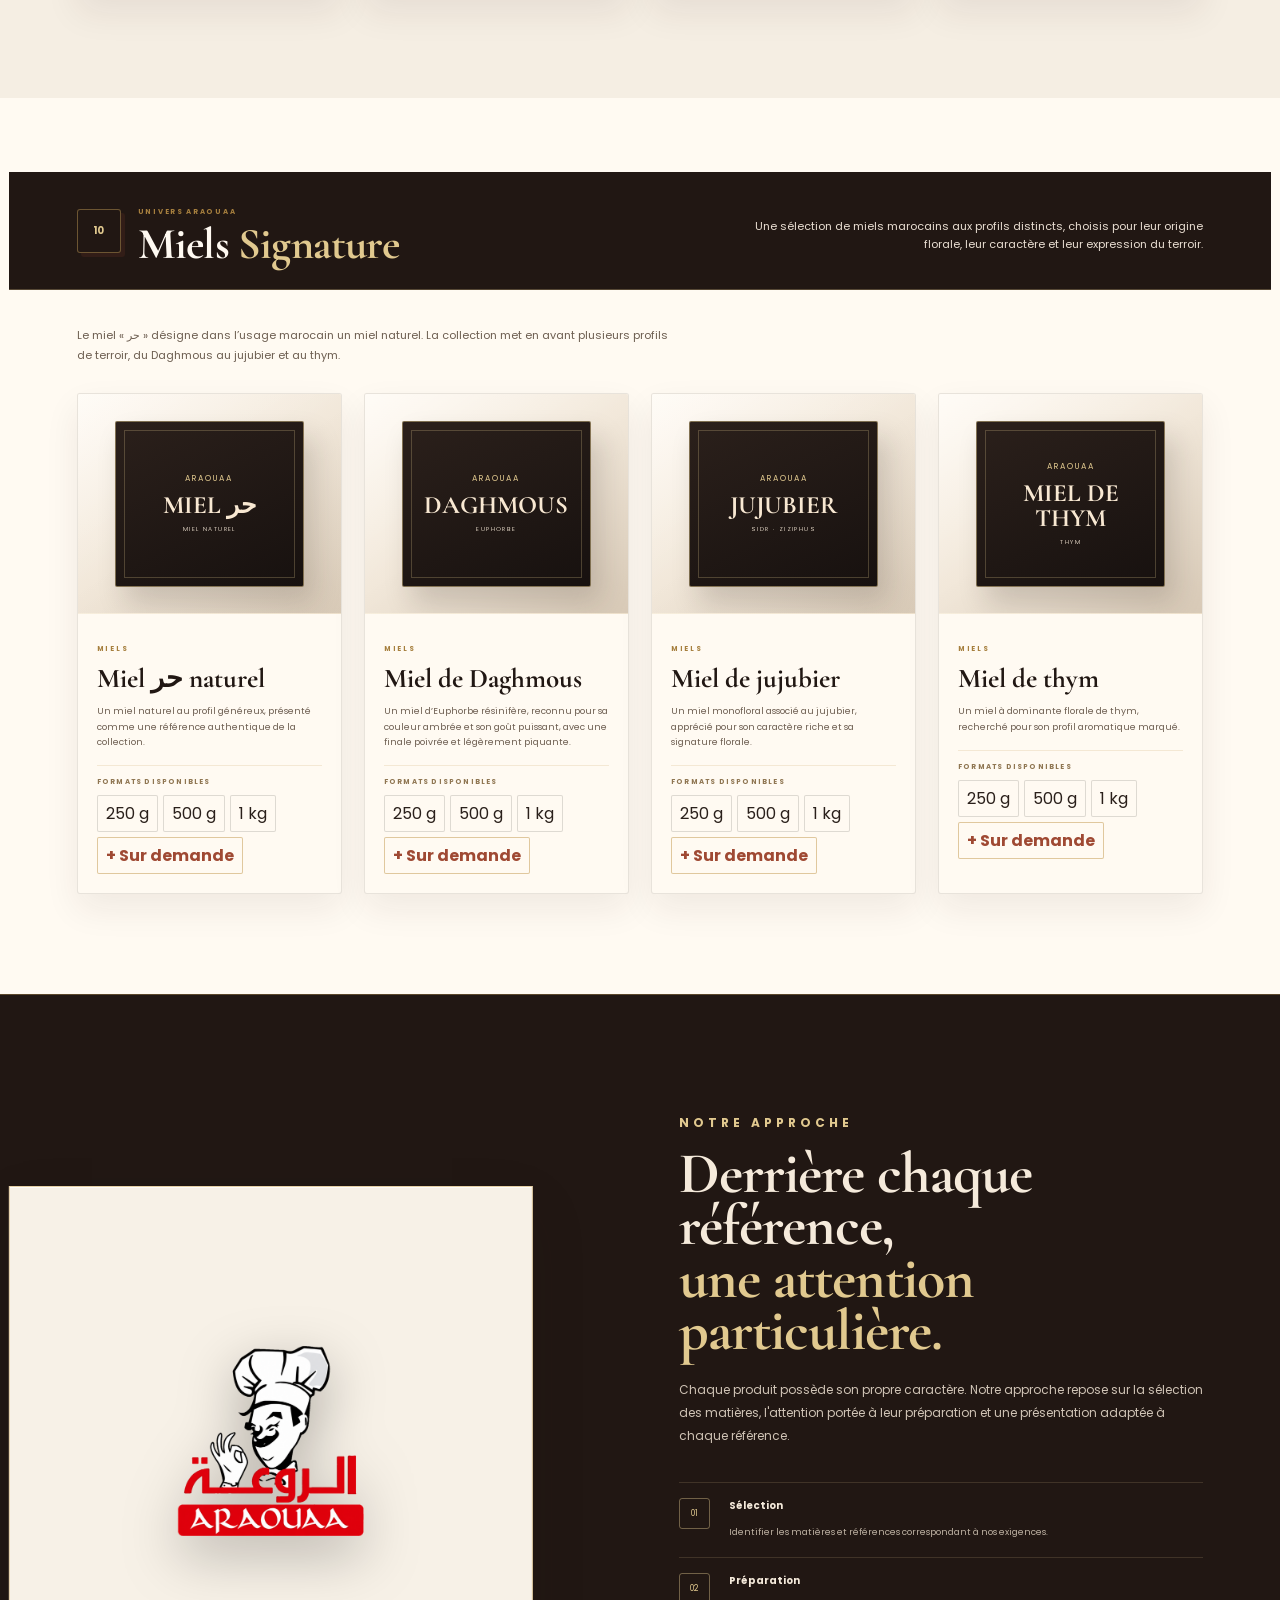
<file: produits.html>
<!DOCTYPE html>
<html lang="fr">
<head>
<meta charset="UTF-8">
<meta name="viewport" content="width=device-width, initial-scale=1.0">
<meta name="theme-color" content="#b50911">
<meta name="description" content="ARAOUAA Premium — catalogue de produits marocains premium.">
<title>Produits | ARAOUAA Premium</title>
<link rel="preconnect" href="https://fonts.googleapis.com">
<link rel="preconnect" href="https://fonts.gstatic.com" crossorigin>
<link href="https://fonts.googleapis.com/css2?family=Amiri+Quran&family=Cormorant+Garamond:wght@500;600;700&family=Poppins:wght@300;400;500;600;700&display=swap" rel="stylesheet">
<link rel="stylesheet" href="produits.css">
</head>
<body class="products-page">
<header class="products-header">
  <a href="index.html" class="products-logo"><img src="assets/logo-crystal-4k.png" alt="ARAOUAA Premium"></a>
  <nav class="products-main-nav"><a href="index.html">Accueil</a><a href="index.html#apropos">À propos</a><a class="active" href="produits.html">Produits</a><a href="index.html#contact">Contact</a></nav>
  <a class="products-header-contact" href="index.html#contact">Nous contacter</a>
  <button class="menu-toggle" type="button" aria-label="Ouvrir le menu" aria-expanded="false"><span></span><span></span><span></span></button>
</header>
<main>
<section class="products-hero"><div class="products-hero-inner"><div class="products-hero-copy"><span class="products-hero-eyebrow">ARAOUAA PREMIUM · CATALOGUE</span><h1>Nos <em>produits.</em></h1><p>Une collection organisée par univers, avec des formats standards clairement identifiés et la possibilité de demander un grammage personnalisé selon vos besoins.</p><div class="products-hero-rule"></div></div><div class="hero-arabic-signature" lang="ar" dir="rtl" aria-label="الروعة"><div class="hero-arabic-word">الروعة</div><span class="hero-arabic-rule"></span></div></div></section>
<section class="product-categories"><div class="product-category-nav"><button class="catalog-filter active" data-category="all">Tous</button><button class="catalog-filter" data-category="cafe">Café</button><button class="catalog-filter" data-category="epices">Épices</button><button class="catalog-filter" data-category="epicerie">Épicerie</button><button class="catalog-filter" data-category="fruits-secs">Fruits secs</button><button class="catalog-filter" data-category="noix-graines">Noix &amp; graines</button><button class="catalog-filter" data-category="cereales">Céréales · Riz · Pâtes</button><button class="catalog-filter" data-category="autres">Autres</button></div></section>
<section class="products-intro"><p class="eyebrow">UNIVERS ARAOUAA</p><h2>Une gamme <em>pensée par famille.</em></h2><p>Chaque univers rassemble des références distinctes. Les formats proposés correspondent aux conditionnements standards, tandis que <strong>+ Sur demande</strong> permet de demander un autre grammage.</p></section>

<section class="product-category-section" data-section="cafe" id="cafe"><div class="category-heading"><div class="category-heading-left"><span class="category-number">01</span><div><span class="product-item-tag">UNIVERS ARAOUAA</span><h2>Café</h2></div></div><p>Une sélection de café pensée pour mettre en valeur la richesse aromatique et le caractère de chaque référence.</p></div><div class="product-items"><article class="product-item"><div class="product-item-image"><div class="product-placeholder"><span>ARAOUAA</span><strong>CAFÉ</strong><small>TORRÉFACTION &amp; AROMES</small></div></div><div class="product-item-content"><span class="product-item-tag">CAFÉ</span><h3>Café</h3><p>Des grains sélectionnés pour une tasse riche, expressive et chaleureuse.</p><div class="product-formats"><span class="formats-label">FORMATS DISPONIBLES</span><div class="format-list"><button class="format-button" data-weight="250 g">250 g</button><button class="format-button" data-weight="1 kg">1 kg</button><button class="format-button" data-weight="5 kg">5 kg</button><button class="format-button custom-format">+ Sur demande</button></div></div></div></article></div></section>

<section class="category-spices" data-section="epices" id="epices"><div class="category-inner"><div class="category-heading"><div class="category-heading-left"><span class="category-number">02</span><div><span class="product-item-tag">UNIVERS ARAOUAA</span><h2>Épices</h2></div></div><p>Chaque épice est une référence à part entière. Pas de mélange forcé : le cumin, le gingembre, le paprika, la cannelle, etc. restent des produits distincts.</p></div><div class="spice-note"><strong>À retenir :</strong> les épices sont proposées sans format 5 kg. Un autre grammage peut être demandé.</div><div class="product-items spice-grid">
<article class="product-item" data-product-name="Cumin"><div class="product-item-image"><div class="product-placeholder"><span>ARAOUAA</span><strong>CUMIN</strong><small>ÉPICE</small></div></div><div class="product-item-content"><span class="product-item-tag">ÉPICES</span><h3>Cumin</h3><p>Une référence aromatique sélectionnée pour apporter profondeur, couleur et caractère aux recettes.</p><div class="product-formats"><span class="formats-label">FORMATS DISPONIBLES</span><div class="format-list"><button class="format-button" data-weight="50 g">50 g</button><button class="format-button" data-weight="100 g">100 g</button><button class="format-button" data-weight="250 g">250 g</button><button class="format-button" data-weight="500 g">500 g</button><button class="format-button" data-weight="1 kg">1 kg</button><button class="format-button custom-format">+ Sur demande</button></div></div></div></article>
<article class="product-item" data-product-name="Gingembre"><div class="product-item-image"><div class="product-placeholder"><span>ARAOUAA</span><strong>GINGEMBRE</strong><small>ÉPICE</small></div></div><div class="product-item-content"><span class="product-item-tag">ÉPICES</span><h3>Gingembre</h3><p>Une référence aromatique sélectionnée pour apporter profondeur, couleur et caractère aux recettes.</p><div class="product-formats"><span class="formats-label">FORMATS DISPONIBLES</span><div class="format-list"><button class="format-button" data-weight="50 g">50 g</button><button class="format-button" data-weight="100 g">100 g</button><button class="format-button" data-weight="250 g">250 g</button><button class="format-button" data-weight="500 g">500 g</button><button class="format-button" data-weight="1 kg">1 kg</button><button class="format-button custom-format">+ Sur demande</button></div></div></div></article>
<article class="product-item" data-product-name="Paprika"><div class="product-item-image"><div class="product-placeholder"><span>ARAOUAA</span><strong>PAPRIKA</strong><small>ÉPICE</small></div></div><div class="product-item-content"><span class="product-item-tag">ÉPICES</span><h3>Paprika</h3><p>Une référence aromatique sélectionnée pour apporter profondeur, couleur et caractère aux recettes.</p><div class="product-formats"><span class="formats-label">FORMATS DISPONIBLES</span><div class="format-list"><button class="format-button" data-weight="50 g">50 g</button><button class="format-button" data-weight="100 g">100 g</button><button class="format-button" data-weight="250 g">250 g</button><button class="format-button" data-weight="500 g">500 g</button><button class="format-button" data-weight="1 kg">1 kg</button><button class="format-button custom-format">+ Sur demande</button></div></div></div></article>
<article class="product-item" data-product-name="Curcuma"><div class="product-item-image"><div class="product-placeholder"><span>ARAOUAA</span><strong>CURCUMA</strong><small>ÉPICE</small></div></div><div class="product-item-content"><span class="product-item-tag">ÉPICES</span><h3>Curcuma</h3><p>Une référence aromatique sélectionnée pour apporter profondeur, couleur et caractère aux recettes.</p><div class="product-formats"><span class="formats-label">FORMATS DISPONIBLES</span><div class="format-list"><button class="format-button" data-weight="50 g">50 g</button><button class="format-button" data-weight="100 g">100 g</button><button class="format-button" data-weight="250 g">250 g</button><button class="format-button" data-weight="500 g">500 g</button><button class="format-button" data-weight="1 kg">1 kg</button><button class="format-button custom-format">+ Sur demande</button></div></div></div></article>
<article class="product-item" data-product-name="Cannelle"><div class="product-item-image"><div class="product-placeholder"><span>ARAOUAA</span><strong>CANNELLE</strong><small>ÉPICE</small></div></div><div class="product-item-content"><span class="product-item-tag">ÉPICES</span><h3>Cannelle</h3><p>Une référence aromatique sélectionnée pour apporter profondeur, couleur et caractère aux recettes.</p><div class="product-formats"><span class="formats-label">FORMATS DISPONIBLES</span><div class="format-list"><button class="format-button" data-weight="50 g">50 g</button><button class="format-button" data-weight="100 g">100 g</button><button class="format-button" data-weight="250 g">250 g</button><button class="format-button" data-weight="500 g">500 g</button><button class="format-button" data-weight="1 kg">1 kg</button><button class="format-button custom-format">+ Sur demande</button></div></div></div></article>
<article class="product-item" data-product-name="Cayenne"><div class="product-item-image"><div class="product-placeholder"><span>ARAOUAA</span><strong>CAYENNE</strong><small>ÉPICE</small></div></div><div class="product-item-content"><span class="product-item-tag">ÉPICES</span><h3>Cayenne</h3><p>Une référence aromatique sélectionnée pour apporter profondeur, couleur et caractère aux recettes.</p><div class="product-formats"><span class="formats-label">FORMATS DISPONIBLES</span><div class="format-list"><button class="format-button" data-weight="50 g">50 g</button><button class="format-button" data-weight="100 g">100 g</button><button class="format-button" data-weight="250 g">250 g</button><button class="format-button" data-weight="500 g">500 g</button><button class="format-button" data-weight="1 kg">1 kg</button><button class="format-button custom-format">+ Sur demande</button></div></div></div></article>
<article class="product-item" data-product-name="Poivre noir"><div class="product-item-image"><div class="product-placeholder"><span>ARAOUAA</span><strong>POIVRE NOIR</strong><small>ÉPICE</small></div></div><div class="product-item-content"><span class="product-item-tag">ÉPICES</span><h3>Poivre noir</h3><p>Une référence aromatique sélectionnée pour apporter profondeur, couleur et caractère aux recettes.</p><div class="product-formats"><span class="formats-label">FORMATS DISPONIBLES</span><div class="format-list"><button class="format-button" data-weight="50 g">50 g</button><button class="format-button" data-weight="100 g">100 g</button><button class="format-button" data-weight="250 g">250 g</button><button class="format-button" data-weight="500 g">500 g</button><button class="format-button" data-weight="1 kg">1 kg</button><button class="format-button custom-format">+ Sur demande</button></div></div></div></article>
<article class="product-item" data-product-name="Poivre blanc"><div class="product-item-image"><div class="product-placeholder"><span>ARAOUAA</span><strong>POIVRE BLANC</strong><small>ÉPICE</small></div></div><div class="product-item-content"><span class="product-item-tag">ÉPICES</span><h3>Poivre blanc</h3><p>Une référence aromatique sélectionnée pour apporter profondeur, couleur et caractère aux recettes.</p><div class="product-formats"><span class="formats-label">FORMATS DISPONIBLES</span><div class="format-list"><button class="format-button" data-weight="50 g">50 g</button><button class="format-button" data-weight="100 g">100 g</button><button class="format-button" data-weight="250 g">250 g</button><button class="format-button" data-weight="500 g">500 g</button><button class="format-button" data-weight="1 kg">1 kg</button><button class="format-button custom-format">+ Sur demande</button></div></div></div></article>
<article class="product-item" data-product-name="Cardamome"><div class="product-item-image"><div class="product-placeholder"><span>ARAOUAA</span><strong>CARDAMOME</strong><small>ÉPICE</small></div></div><div class="product-item-content"><span class="product-item-tag">ÉPICES</span><h3>Cardamome</h3><p>Une référence aromatique sélectionnée pour apporter profondeur, couleur et caractère aux recettes.</p><div class="product-formats"><span class="formats-label">FORMATS DISPONIBLES</span><div class="format-list"><button class="format-button" data-weight="50 g">50 g</button><button class="format-button" data-weight="100 g">100 g</button><button class="format-button" data-weight="250 g">250 g</button><button class="format-button" data-weight="500 g">500 g</button><button class="format-button" data-weight="1 kg">1 kg</button><button class="format-button custom-format">+ Sur demande</button></div></div></div></article>
<article class="product-item" data-product-name="Clous de girofle"><div class="product-item-image"><div class="product-placeholder"><span>ARAOUAA</span><strong>CLOUS DE GIROFLE</strong><small>ÉPICE</small></div></div><div class="product-item-content"><span class="product-item-tag">ÉPICES</span><h3>Clous de girofle</h3><p>Une référence aromatique sélectionnée pour apporter profondeur, couleur et caractère aux recettes.</p><div class="product-formats"><span class="formats-label">FORMATS DISPONIBLES</span><div class="format-list"><button class="format-button" data-weight="50 g">50 g</button><button class="format-button" data-weight="100 g">100 g</button><button class="format-button" data-weight="250 g">250 g</button><button class="format-button" data-weight="500 g">500 g</button><button class="format-button" data-weight="1 kg">1 kg</button><button class="format-button custom-format">+ Sur demande</button></div></div></div></article>
<article class="product-item" data-product-name="Muscade"><div class="product-item-image"><div class="product-placeholder"><span>ARAOUAA</span><strong>MUSCADE</strong><small>ÉPICE</small></div></div><div class="product-item-content"><span class="product-item-tag">ÉPICES</span><h3>Muscade</h3><p>Une référence aromatique sélectionnée pour apporter profondeur, couleur et caractère aux recettes.</p><div class="product-formats"><span class="formats-label">FORMATS DISPONIBLES</span><div class="format-list"><button class="format-button" data-weight="50 g">50 g</button><button class="format-button" data-weight="100 g">100 g</button><button class="format-button" data-weight="250 g">250 g</button><button class="format-button" data-weight="500 g">500 g</button><button class="format-button" data-weight="1 kg">1 kg</button><button class="format-button custom-format">+ Sur demande</button></div></div></div></article>
<article class="product-item" data-product-name="Anis étoilé"><div class="product-item-image"><div class="product-placeholder"><span>ARAOUAA</span><strong>ANIS ÉTOILÉ</strong><small>ÉPICE</small></div></div><div class="product-item-content"><span class="product-item-tag">ÉPICES</span><h3>Anis étoilé</h3><p>Une référence aromatique sélectionnée pour apporter profondeur, couleur et caractère aux recettes.</p><div class="product-formats"><span class="formats-label">FORMATS DISPONIBLES</span><div class="format-list"><button class="format-button" data-weight="50 g">50 g</button><button class="format-button" data-weight="100 g">100 g</button><button class="format-button" data-weight="250 g">250 g</button><button class="format-button" data-weight="500 g">500 g</button><button class="format-button" data-weight="1 kg">1 kg</button><button class="format-button custom-format">+ Sur demande</button></div></div></div></article>
<article class="product-item" data-product-name="Laurier"><div class="product-item-image"><div class="product-placeholder"><span>ARAOUAA</span><strong>LAURIER</strong><small>ÉPICE</small></div></div><div class="product-item-content"><span class="product-item-tag">ÉPICES</span><h3>Laurier</h3><p>Une référence aromatique sélectionnée pour apporter profondeur, couleur et caractère aux recettes.</p><div class="product-formats"><span class="formats-label">FORMATS DISPONIBLES</span><div class="format-list"><button class="format-button" data-weight="50 g">50 g</button><button class="format-button" data-weight="100 g">100 g</button><button class="format-button" data-weight="250 g">250 g</button><button class="format-button" data-weight="500 g">500 g</button><button class="format-button" data-weight="1 kg">1 kg</button><button class="format-button custom-format">+ Sur demande</button></div></div></div></article>
<article class="product-item" data-product-name="Origan"><div class="product-item-image"><div class="product-placeholder"><span>ARAOUAA</span><strong>ORIGAN</strong><small>ÉPICE</small></div></div><div class="product-item-content"><span class="product-item-tag">ÉPICES</span><h3>Origan</h3><p>Une référence aromatique sélectionnée pour apporter profondeur, couleur et caractère aux recettes.</p><div class="product-formats"><span class="formats-label">FORMATS DISPONIBLES</span><div class="format-list"><button class="format-button" data-weight="50 g">50 g</button><button class="format-button" data-weight="100 g">100 g</button><button class="format-button" data-weight="250 g">250 g</button><button class="format-button" data-weight="500 g">500 g</button><button class="format-button" data-weight="1 kg">1 kg</button><button class="format-button custom-format">+ Sur demande</button></div></div></div></article>
<article class="product-item" data-product-name="Thym"><div class="product-item-image"><div class="product-placeholder"><span>ARAOUAA</span><strong>THYM</strong><small>ÉPICE</small></div></div><div class="product-item-content"><span class="product-item-tag">ÉPICES</span><h3>Thym</h3><p>Une référence aromatique sélectionnée pour apporter profondeur, couleur et caractère aux recettes.</p><div class="product-formats"><span class="formats-label">FORMATS DISPONIBLES</span><div class="format-list"><button class="format-button" data-weight="50 g">50 g</button><button class="format-button" data-weight="100 g">100 g</button><button class="format-button" data-weight="250 g">250 g</button><button class="format-button" data-weight="500 g">500 g</button><button class="format-button" data-weight="1 kg">1 kg</button><button class="format-button custom-format">+ Sur demande</button></div></div></div></article>
<article class="product-item" data-product-name="Ail en poudre"><div class="product-item-image"><div class="product-placeholder"><span>ARAOUAA</span><strong>AIL EN POUDRE</strong><small>ÉPICE</small></div></div><div class="product-item-content"><span class="product-item-tag">ÉPICES</span><h3>Ail en poudre</h3><p>Une référence aromatique sélectionnée pour apporter profondeur, couleur et caractère aux recettes.</p><div class="product-formats"><span class="formats-label">FORMATS DISPONIBLES</span><div class="format-list"><button class="format-button" data-weight="50 g">50 g</button><button class="format-button" data-weight="100 g">100 g</button><button class="format-button" data-weight="250 g">250 g</button><button class="format-button" data-weight="500 g">500 g</button><button class="format-button" data-weight="1 kg">1 kg</button><button class="format-button custom-format">+ Sur demande</button></div></div></div></article>
<article class="product-item" data-product-name="Curry"><div class="product-item-image"><div class="product-placeholder"><span>ARAOUAA</span><strong>CURRY</strong><small>ÉPICE</small></div></div><div class="product-item-content"><span class="product-item-tag">ÉPICES</span><h3>Curry</h3><p>Une référence aromatique sélectionnée pour apporter profondeur, couleur et caractère aux recettes.</p><div class="product-formats"><span class="formats-label">FORMATS DISPONIBLES</span><div class="format-list"><button class="format-button" data-weight="50 g">50 g</button><button class="format-button" data-weight="100 g">100 g</button><button class="format-button" data-weight="250 g">250 g</button><button class="format-button" data-weight="500 g">500 g</button><button class="format-button" data-weight="1 kg">1 kg</button><button class="format-button custom-format">+ Sur demande</button></div></div></div></article>
<article class="product-item" data-product-name="Safran"><div class="product-item-image"><div class="product-placeholder"><span>ARAOUAA</span><strong>SAFRAN</strong><small>ÉPICE</small></div></div><div class="product-item-content"><span class="product-item-tag">ÉPICES</span><h3>Safran</h3><p>Une référence aromatique sélectionnée pour apporter profondeur, couleur et caractère aux recettes.</p><div class="product-formats"><span class="formats-label">FORMATS DISPONIBLES</span><div class="format-list"><button class="format-button" data-weight="50 g">50 g</button><button class="format-button" data-weight="100 g">100 g</button><button class="format-button" data-weight="250 g">250 g</button><button class="format-button" data-weight="500 g">500 g</button><button class="format-button" data-weight="1 kg">1 kg</button><button class="format-button custom-format">+ Sur demande</button></div></div></div></article>
<article class="product-item" data-product-name="Sumac"><div class="product-item-image"><div class="product-placeholder"><span>ARAOUAA</span><strong>SUMAC</strong><small>ÉPICE</small></div></div><div class="product-item-content"><span class="product-item-tag">ÉPICES</span><h3>Sumac</h3><p>Une référence aromatique sélectionnée pour apporter profondeur, couleur et caractère aux recettes.</p><div class="product-formats"><span class="formats-label">FORMATS DISPONIBLES</span><div class="format-list"><button class="format-button" data-weight="50 g">50 g</button><button class="format-button" data-weight="100 g">100 g</button><button class="format-button" data-weight="250 g">250 g</button><button class="format-button" data-weight="500 g">500 g</button><button class="format-button" data-weight="1 kg">1 kg</button><button class="format-button custom-format">+ Sur demande</button></div></div></div></article>
<article class="product-item" data-product-name="Fenugrec"><div class="product-item-image"><div class="product-placeholder"><span>ARAOUAA</span><strong>FENUGREC</strong><small>ÉPICE</small></div></div><div class="product-item-content"><span class="product-item-tag">ÉPICES</span><h3>Fenugrec</h3><p>Une référence aromatique sélectionnée pour apporter profondeur, couleur et caractère aux recettes.</p><div class="product-formats"><span class="formats-label">FORMATS DISPONIBLES</span><div class="format-list"><button class="format-button" data-weight="50 g">50 g</button><button class="format-button" data-weight="100 g">100 g</button><button class="format-button" data-weight="250 g">250 g</button><button class="format-button" data-weight="500 g">500 g</button><button class="format-button" data-weight="1 kg">1 kg</button><button class="format-button custom-format">+ Sur demande</button></div></div></div></article>
</div></div></section>

<section class="product-category-section category-pantry" data-section="epicerie" id="epicerie"><div class="category-heading"><div class="category-heading-left"><span class="category-number">03</span><div><span class="product-item-tag">UNIVERS ARAOUAA</span><h2>Épicerie</h2></div></div><p>Les essentiels du garde-manger réunis dans une famille claire et pratique.</p></div><div class="pantry-intro"><p>Les légumineuses et produits d'épicerie sont présentés comme des références individuelles, notamment les pois chiches.</p></div><div class="product-items">
<article class="product-item"><div class="product-item-image"><div class="product-placeholder"><span>ARAOUAA</span><strong>POIS CHICHES</strong><small>LÉGUMINEUSES</small></div></div><div class="product-item-content"><span class="product-item-tag">ÉPICERIE</span><h3>Pois chiches</h3><p>Une référence essentielle pour les préparations traditionnelles et du quotidien.</p><div class="product-formats"><span class="formats-label">FORMATS DISPONIBLES</span><div class="format-list"><button class="format-button" data-weight="50 g">50 g</button><button class="format-button" data-weight="100 g">100 g</button><button class="format-button" data-weight="250 g">250 g</button><button class="format-button" data-weight="500 g">500 g</button><button class="format-button" data-weight="1 kg">1 kg</button><button class="format-button" data-weight="5 kg">5 kg</button><button class="format-button custom-format">+ Sur demande</button></div></div></div></article>
<article class="product-item"><div class="product-item-image"><div class="product-placeholder"><span>ARAOUAA</span><strong>LENTILLES</strong><small>LÉGUMINEUSES</small></div></div><div class="product-item-content"><span class="product-item-tag">ÉPICERIE</span><h3>Lentilles</h3><p>Une base polyvalente pour les recettes familiales et professionnelles.</p><div class="product-formats"><span class="formats-label">FORMATS DISPONIBLES</span><div class="format-list"><button class="format-button" data-weight="50 g">50 g</button><button class="format-button" data-weight="100 g">100 g</button><button class="format-button" data-weight="250 g">250 g</button><button class="format-button" data-weight="500 g">500 g</button><button class="format-button" data-weight="1 kg">1 kg</button><button class="format-button" data-weight="5 kg">5 kg</button><button class="format-button custom-format">+ Sur demande</button></div></div></div></article>
<article class="product-item"><div class="product-item-image"><div class="product-placeholder"><span>ARAOUAA</span><strong>HARICOTS BLANCS</strong><small>LÉGUMINEUSES</small></div></div><div class="product-item-content"><span class="product-item-tag">ÉPICERIE</span><h3>Haricots blancs</h3><p>Une référence généreuse adaptée à de nombreux usages culinaires.</p><div class="product-formats"><span class="formats-label">FORMATS DISPONIBLES</span><div class="format-list"><button class="format-button" data-weight="50 g">50 g</button><button class="format-button" data-weight="100 g">100 g</button><button class="format-button" data-weight="250 g">250 g</button><button class="format-button" data-weight="500 g">500 g</button><button class="format-button" data-weight="1 kg">1 kg</button><button class="format-button" data-weight="5 kg">5 kg</button><button class="format-button custom-format">+ Sur demande</button></div></div></div></article>
<article class="product-item"><div class="product-item-image"><div class="product-placeholder"><span>ARAOUAA</span><strong>HARICOTS ROUGES</strong><small>LÉGUMINEUSES</small></div></div><div class="product-item-content"><span class="product-item-tag">ÉPICERIE</span><h3>Haricots rouges</h3><p>Une référence appréciée pour les préparations salées et professionnelles.</p><div class="product-formats"><span class="formats-label">FORMATS DISPONIBLES</span><div class="format-list"><button class="format-button" data-weight="50 g">50 g</button><button class="format-button" data-weight="100 g">100 g</button><button class="format-button" data-weight="250 g">250 g</button><button class="format-button" data-weight="500 g">500 g</button><button class="format-button" data-weight="1 kg">1 kg</button><button class="format-button" data-weight="5 kg">5 kg</button><button class="format-button custom-format">+ Sur demande</button></div></div></div></article>
<article class="product-item"><div class="product-item-image"><div class="product-placeholder"><span>ARAOUAA</span><strong>POIS CASSÉS</strong><small>LÉGUMINEUSES</small></div></div><div class="product-item-content"><span class="product-item-tag">ÉPICERIE</span><h3>Pois cassés</h3><p>Une référence polyvalente pour les soupes, plats et préparations.</p><div class="product-formats"><span class="formats-label">FORMATS DISPONIBLES</span><div class="format-list"><button class="format-button" data-weight="50 g">50 g</button><button class="format-button" data-weight="100 g">100 g</button><button class="format-button" data-weight="250 g">250 g</button><button class="format-button" data-weight="500 g">500 g</button><button class="format-button" data-weight="1 kg">1 kg</button><button class="format-button" data-weight="5 kg">5 kg</button><button class="format-button custom-format">+ Sur demande</button></div></div></div></article>
<article class="product-item"><div class="product-item-image"><div class="product-placeholder"><span>ARAOUAA</span><strong>FÈVES</strong><small>LÉGUMINEUSES</small></div></div><div class="product-item-content"><span class="product-item-tag">ÉPICERIE</span><h3>Fèves</h3><p>Une référence traditionnelle pour une cuisine généreuse et authentique.</p><div class="product-formats"><span class="formats-label">FORMATS DISPONIBLES</span><div class="format-list"><button class="format-button" data-weight="50 g">50 g</button><button class="format-button" data-weight="100 g">100 g</button><button class="format-button" data-weight="250 g">250 g</button><button class="format-button" data-weight="500 g">500 g</button><button class="format-button" data-weight="1 kg">1 kg</button><button class="format-button" data-weight="5 kg">5 kg</button><button class="format-button custom-format">+ Sur demande</button></div></div></div></article>
</div></section>

<section class="product-category-section" data-section="fruits-secs" id="fruits-secs"><div class="category-heading"><div class="category-heading-left"><span class="category-number">04</span><div><span class="product-item-tag">UNIVERS ARAOUAA</span><h2>Fruits secs</h2></div></div><p>Une sélection gourmande de fruits séchés pour les usages du quotidien, la pâtisserie et les préparations professionnelles.</p></div><div class="product-items">
<article class="product-item"><div class="product-item-image"><div class="product-placeholder"><span>ARAOUAA</span><strong>RAISINS SECS</strong><small>FRUIT SEC</small></div></div><div class="product-item-content"><span class="product-item-tag">FRUITS SECS</span><h3>Raisins secs</h3><p>Une référence naturellement gourmande, adaptée aux préparations et à la dégustation.</p><div class="product-formats"><span class="formats-label">FORMATS DISPONIBLES</span><div class="format-list"><button class="format-button" data-weight="50 g">50 g</button><button class="format-button" data-weight="100 g">100 g</button><button class="format-button" data-weight="250 g">250 g</button><button class="format-button" data-weight="500 g">500 g</button><button class="format-button" data-weight="1 kg">1 kg</button><button class="format-button" data-weight="5 kg">5 kg</button><button class="format-button custom-format">+ Sur demande</button></div></div></div></article>
<article class="product-item"><div class="product-item-image"><div class="product-placeholder"><span>ARAOUAA</span><strong>ABRICOTS SECS</strong><small>FRUIT SEC</small></div></div><div class="product-item-content"><span class="product-item-tag">FRUITS SECS</span><h3>Abricots secs</h3><p>Une référence naturellement gourmande, adaptée aux préparations et à la dégustation.</p><div class="product-formats"><span class="formats-label">FORMATS DISPONIBLES</span><div class="format-list"><button class="format-button" data-weight="50 g">50 g</button><button class="format-button" data-weight="100 g">100 g</button><button class="format-button" data-weight="250 g">250 g</button><button class="format-button" data-weight="500 g">500 g</button><button class="format-button" data-weight="1 kg">1 kg</button><button class="format-button" data-weight="5 kg">5 kg</button><button class="format-button custom-format">+ Sur demande</button></div></div></div></article>
<article class="product-item"><div class="product-item-image"><div class="product-placeholder"><span>ARAOUAA</span><strong>DATTES</strong><small>FRUIT SEC</small></div></div><div class="product-item-content"><span class="product-item-tag">FRUITS SECS</span><h3>Dattes</h3><p>Une référence naturellement gourmande, adaptée aux préparations et à la dégustation.</p><div class="product-formats"><span class="formats-label">FORMATS DISPONIBLES</span><div class="format-list"><button class="format-button" data-weight="50 g">50 g</button><button class="format-button" data-weight="100 g">100 g</button><button class="format-button" data-weight="250 g">250 g</button><button class="format-button" data-weight="500 g">500 g</button><button class="format-button" data-weight="1 kg">1 kg</button><button class="format-button" data-weight="5 kg">5 kg</button><button class="format-button custom-format">+ Sur demande</button></div></div></div></article>
<article class="product-item"><div class="product-item-image"><div class="product-placeholder"><span>ARAOUAA</span><strong>FIGUES</strong><small>FRUIT SEC</small></div></div><div class="product-item-content"><span class="product-item-tag">FRUITS SECS</span><h3>Figues</h3><p>Une référence naturellement gourmande, adaptée aux préparations et à la dégustation.</p><div class="product-formats"><span class="formats-label">FORMATS DISPONIBLES</span><div class="format-list"><button class="format-button" data-weight="50 g">50 g</button><button class="format-button" data-weight="100 g">100 g</button><button class="format-button" data-weight="250 g">250 g</button><button class="format-button" data-weight="500 g">500 g</button><button class="format-button" data-weight="1 kg">1 kg</button><button class="format-button" data-weight="5 kg">5 kg</button><button class="format-button custom-format">+ Sur demande</button></div></div></div></article>
<article class="product-item"><div class="product-item-image"><div class="product-placeholder"><span>ARAOUAA</span><strong>PRUNEAUX</strong><small>FRUIT SEC</small></div></div><div class="product-item-content"><span class="product-item-tag">FRUITS SECS</span><h3>Pruneaux</h3><p>Une référence naturellement gourmande, adaptée aux préparations et à la dégustation.</p><div class="product-formats"><span class="formats-label">FORMATS DISPONIBLES</span><div class="format-list"><button class="format-button" data-weight="50 g">50 g</button><button class="format-button" data-weight="100 g">100 g</button><button class="format-button" data-weight="250 g">250 g</button><button class="format-button" data-weight="500 g">500 g</button><button class="format-button" data-weight="1 kg">1 kg</button><button class="format-button" data-weight="5 kg">5 kg</button><button class="format-button custom-format">+ Sur demande</button></div></div></div></article>
<article class="product-item"><div class="product-item-image"><div class="product-placeholder"><span>ARAOUAA</span><strong>CRANBERRIES</strong><small>FRUIT SEC</small></div></div><div class="product-item-content"><span class="product-item-tag">FRUITS SECS</span><h3>Cranberries</h3><p>Une référence naturellement gourmande, adaptée aux préparations et à la dégustation.</p><div class="product-formats"><span class="formats-label">FORMATS DISPONIBLES</span><div class="format-list"><button class="format-button" data-weight="50 g">50 g</button><button class="format-button" data-weight="100 g">100 g</button><button class="format-button" data-weight="250 g">250 g</button><button class="format-button" data-weight="500 g">500 g</button><button class="format-button" data-weight="1 kg">1 kg</button><button class="format-button" data-weight="5 kg">5 kg</button><button class="format-button custom-format">+ Sur demande</button></div></div></div></article>
<article class="product-item"><div class="product-item-image"><div class="product-placeholder"><span>ARAOUAA</span><strong>GOJI</strong><small>FRUIT SEC</small></div></div><div class="product-item-content"><span class="product-item-tag">FRUITS SECS</span><h3>Goji</h3><p>Une référence naturellement gourmande, adaptée aux préparations et à la dégustation.</p><div class="product-formats"><span class="formats-label">FORMATS DISPONIBLES</span><div class="format-list"><button class="format-button" data-weight="50 g">50 g</button><button class="format-button" data-weight="100 g">100 g</button><button class="format-button" data-weight="250 g">250 g</button><button class="format-button" data-weight="500 g">500 g</button><button class="format-button" data-weight="1 kg">1 kg</button><button class="format-button" data-weight="5 kg">5 kg</button><button class="format-button custom-format">+ Sur demande</button></div></div></div></article>
<article class="product-item"><div class="product-item-image"><div class="product-placeholder"><span>ARAOUAA</span><strong>MANGUE SÉCHÉE</strong><small>FRUIT SEC</small></div></div><div class="product-item-content"><span class="product-item-tag">FRUITS SECS</span><h3>Mangue séchée</h3><p>Une référence naturellement gourmande, adaptée aux préparations et à la dégustation.</p><div class="product-formats"><span class="formats-label">FORMATS DISPONIBLES</span><div class="format-list"><button class="format-button" data-weight="50 g">50 g</button><button class="format-button" data-weight="100 g">100 g</button><button class="format-button" data-weight="250 g">250 g</button><button class="format-button" data-weight="500 g">500 g</button><button class="format-button" data-weight="1 kg">1 kg</button><button class="format-button" data-weight="5 kg">5 kg</button><button class="format-button custom-format">+ Sur demande</button></div></div></div></article>
<article class="product-item"><div class="product-item-image"><div class="product-placeholder"><span>ARAOUAA</span><strong>KIWI SÉCHÉ</strong><small>FRUIT SEC</small></div></div><div class="product-item-content"><span class="product-item-tag">FRUITS SECS</span><h3>Kiwi séché</h3><p>Une référence naturellement gourmande, adaptée aux préparations et à la dégustation.</p><div class="product-formats"><span class="formats-label">FORMATS DISPONIBLES</span><div class="format-list"><button class="format-button" data-weight="50 g">50 g</button><button class="format-button" data-weight="100 g">100 g</button><button class="format-button" data-weight="250 g">250 g</button><button class="format-button" data-weight="500 g">500 g</button><button class="format-button" data-weight="1 kg">1 kg</button><button class="format-button" data-weight="5 kg">5 kg</button><button class="format-button custom-format">+ Sur demande</button></div></div></div></article>
<article class="product-item"><div class="product-item-image"><div class="product-placeholder"><span>ARAOUAA</span><strong>ANANAS SÉCHÉ</strong><small>FRUIT SEC</small></div></div><div class="product-item-content"><span class="product-item-tag">FRUITS SECS</span><h3>Ananas séché</h3><p>Une référence naturellement gourmande, adaptée aux préparations et à la dégustation.</p><div class="product-formats"><span class="formats-label">FORMATS DISPONIBLES</span><div class="format-list"><button class="format-button" data-weight="50 g">50 g</button><button class="format-button" data-weight="100 g">100 g</button><button class="format-button" data-weight="250 g">250 g</button><button class="format-button" data-weight="500 g">500 g</button><button class="format-button" data-weight="1 kg">1 kg</button><button class="format-button" data-weight="5 kg">5 kg</button><button class="format-button custom-format">+ Sur demande</button></div></div></div></article>
<article class="product-item"><div class="product-item-image"><div class="product-placeholder"><span>ARAOUAA</span><strong>BANANE SÉCHÉE</strong><small>FRUIT SEC</small></div></div><div class="product-item-content"><span class="product-item-tag">FRUITS SECS</span><h3>Banane séchée</h3><p>Une référence naturellement gourmande, adaptée aux préparations et à la dégustation.</p><div class="product-formats"><span class="formats-label">FORMATS DISPONIBLES</span><div class="format-list"><button class="format-button" data-weight="50 g">50 g</button><button class="format-button" data-weight="100 g">100 g</button><button class="format-button" data-weight="250 g">250 g</button><button class="format-button" data-weight="500 g">500 g</button><button class="format-button" data-weight="1 kg">1 kg</button><button class="format-button" data-weight="5 kg">5 kg</button><button class="format-button custom-format">+ Sur demande</button></div></div></div></article>
</div></section>

<section class="product-category-section" data-section="noix-graines" id="noix-graines"><div class="category-heading"><div class="category-heading-left"><span class="category-number">05</span><div><span class="product-item-tag">UNIVERS ARAOUAA</span><h2>Noix <em>&amp; graines</em></h2></div></div><p>Amandes, noix, cajou, pistaches, graines et pignons réunis dans une famille dédiée aux textures et aux saveurs naturelles.</p></div><div class="product-items">
<article class="product-item"><div class="product-item-image"><div class="product-placeholder"><span>ARAOUAA</span><strong>AMANDES</strong><small>NOIX &amp; GRAINES</small></div></div><div class="product-item-content"><span class="product-item-tag">NOIX &amp; GRAINES</span><h3>Amandes</h3><p>Une référence délicate au profil naturellement généreux et raffiné.</p><div class="product-formats"><span class="formats-label">FORMATS DISPONIBLES</span><div class="format-list"><button class="format-button" data-weight="50 g">50 g</button><button class="format-button" data-weight="100 g">100 g</button><button class="format-button" data-weight="250 g">250 g</button><button class="format-button" data-weight="500 g">500 g</button><button class="format-button" data-weight="1 kg">1 kg</button><button class="format-button" data-weight="5 kg">5 kg</button><button class="format-button custom-format">+ Sur demande</button></div></div></div></article>
<article class="product-item"><div class="product-item-image"><div class="product-placeholder"><span>ARAOUAA</span><strong>NOIX</strong><small>NOIX &amp; GRAINES</small></div></div><div class="product-item-content"><span class="product-item-tag">NOIX &amp; GRAINES</span><h3>Noix</h3><p>Une référence délicate au profil naturellement généreux et raffiné.</p><div class="product-formats"><span class="formats-label">FORMATS DISPONIBLES</span><div class="format-list"><button class="format-button" data-weight="50 g">50 g</button><button class="format-button" data-weight="100 g">100 g</button><button class="format-button" data-weight="250 g">250 g</button><button class="format-button" data-weight="500 g">500 g</button><button class="format-button" data-weight="1 kg">1 kg</button><button class="format-button" data-weight="5 kg">5 kg</button><button class="format-button custom-format">+ Sur demande</button></div></div></div></article>
<article class="product-item"><div class="product-item-image"><div class="product-placeholder"><span>ARAOUAA</span><strong>NOIX DE CAJOU</strong><small>NOIX &amp; GRAINES</small></div></div><div class="product-item-content"><span class="product-item-tag">NOIX &amp; GRAINES</span><h3>Noix de cajou</h3><p>Une référence délicate au profil naturellement généreux et raffiné.</p><div class="product-formats"><span class="formats-label">FORMATS DISPONIBLES</span><div class="format-list"><button class="format-button" data-weight="50 g">50 g</button><button class="format-button" data-weight="100 g">100 g</button><button class="format-button" data-weight="250 g">250 g</button><button class="format-button" data-weight="500 g">500 g</button><button class="format-button" data-weight="1 kg">1 kg</button><button class="format-button" data-weight="5 kg">5 kg</button><button class="format-button custom-format">+ Sur demande</button></div></div></div></article>
<article class="product-item"><div class="product-item-image"><div class="product-placeholder"><span>ARAOUAA</span><strong>PISTACHES</strong><small>NOIX &amp; GRAINES</small></div></div><div class="product-item-content"><span class="product-item-tag">NOIX &amp; GRAINES</span><h3>Pistaches</h3><p>Une référence délicate au profil naturellement généreux et raffiné.</p><div class="product-formats"><span class="formats-label">FORMATS DISPONIBLES</span><div class="format-list"><button class="format-button" data-weight="50 g">50 g</button><button class="format-button" data-weight="100 g">100 g</button><button class="format-button" data-weight="250 g">250 g</button><button class="format-button" data-weight="500 g">500 g</button><button class="format-button" data-weight="1 kg">1 kg</button><button class="format-button" data-weight="5 kg">5 kg</button><button class="format-button custom-format">+ Sur demande</button></div></div></div></article>
<article class="product-item"><div class="product-item-image"><div class="product-placeholder"><span>ARAOUAA</span><strong>NOISETTES</strong><small>NOIX &amp; GRAINES</small></div></div><div class="product-item-content"><span class="product-item-tag">NOIX &amp; GRAINES</span><h3>Noisettes</h3><p>Une référence délicate au profil naturellement généreux et raffiné.</p><div class="product-formats"><span class="formats-label">FORMATS DISPONIBLES</span><div class="format-list"><button class="format-button" data-weight="50 g">50 g</button><button class="format-button" data-weight="100 g">100 g</button><button class="format-button" data-weight="250 g">250 g</button><button class="format-button" data-weight="500 g">500 g</button><button class="format-button" data-weight="1 kg">1 kg</button><button class="format-button" data-weight="5 kg">5 kg</button><button class="format-button custom-format">+ Sur demande</button></div></div></div></article>
<article class="product-item"><div class="product-item-image"><div class="product-placeholder"><span>ARAOUAA</span><strong>SÉSAME</strong><small>NOIX &amp; GRAINES</small></div></div><div class="product-item-content"><span class="product-item-tag">NOIX &amp; GRAINES</span><h3>Sésame</h3><p>Une référence délicate au profil naturellement généreux et raffiné.</p><div class="product-formats"><span class="formats-label">FORMATS DISPONIBLES</span><div class="format-list"><button class="format-button" data-weight="50 g">50 g</button><button class="format-button" data-weight="100 g">100 g</button><button class="format-button" data-weight="250 g">250 g</button><button class="format-button" data-weight="500 g">500 g</button><button class="format-button" data-weight="1 kg">1 kg</button><button class="format-button" data-weight="5 kg">5 kg</button><button class="format-button custom-format">+ Sur demande</button></div></div></div></article>
<article class="product-item"><div class="product-item-image"><div class="product-placeholder"><span>ARAOUAA</span><strong>GRAINES DE TOURNESOL</strong><small>NOIX &amp; GRAINES</small></div></div><div class="product-item-content"><span class="product-item-tag">NOIX &amp; GRAINES</span><h3>Graines de tournesol</h3><p>Une référence délicate au profil naturellement généreux et raffiné.</p><div class="product-formats"><span class="formats-label">FORMATS DISPONIBLES</span><div class="format-list"><button class="format-button" data-weight="50 g">50 g</button><button class="format-button" data-weight="100 g">100 g</button><button class="format-button" data-weight="250 g">250 g</button><button class="format-button" data-weight="500 g">500 g</button><button class="format-button" data-weight="1 kg">1 kg</button><button class="format-button" data-weight="5 kg">5 kg</button><button class="format-button custom-format">+ Sur demande</button></div></div></div></article>
<article class="product-item"><div class="product-item-image"><div class="product-placeholder"><span>ARAOUAA</span><strong>GRAINES DE COURGE</strong><small>NOIX &amp; GRAINES</small></div></div><div class="product-item-content"><span class="product-item-tag">NOIX &amp; GRAINES</span><h3>Graines de courge</h3><p>Une référence délicate au profil naturellement généreux et raffiné.</p><div class="product-formats"><span class="formats-label">FORMATS DISPONIBLES</span><div class="format-list"><button class="format-button" data-weight="50 g">50 g</button><button class="format-button" data-weight="100 g">100 g</button><button class="format-button" data-weight="250 g">250 g</button><button class="format-button" data-weight="500 g">500 g</button><button class="format-button" data-weight="1 kg">1 kg</button><button class="format-button" data-weight="5 kg">5 kg</button><button class="format-button custom-format">+ Sur demande</button></div></div></div></article>
<article class="product-item"><div class="product-item-image"><div class="product-placeholder"><span>ARAOUAA</span><strong>GRAINES DE CHIA</strong><small>NOIX &amp; GRAINES</small></div></div><div class="product-item-content"><span class="product-item-tag">NOIX &amp; GRAINES</span><h3>Graines de chia</h3><p>Une référence délicate au profil naturellement généreux et raffiné.</p><div class="product-formats"><span class="formats-label">FORMATS DISPONIBLES</span><div class="format-list"><button class="format-button" data-weight="50 g">50 g</button><button class="format-button" data-weight="100 g">100 g</button><button class="format-button" data-weight="250 g">250 g</button><button class="format-button" data-weight="500 g">500 g</button><button class="format-button" data-weight="1 kg">1 kg</button><button class="format-button" data-weight="5 kg">5 kg</button><button class="format-button custom-format">+ Sur demande</button></div></div></div></article>
<article class="product-item"><div class="product-item-image"><div class="product-placeholder"><span>ARAOUAA</span><strong>PIGNONS DE PIN</strong><small>NOIX &amp; GRAINES</small></div></div><div class="product-item-content"><span class="product-item-tag">NOIX &amp; GRAINES</span><h3>Pignons de pin</h3><p>Une référence délicate au profil naturellement généreux et raffiné.</p><div class="product-formats"><span class="formats-label">FORMATS DISPONIBLES</span><div class="format-list"><button class="format-button" data-weight="50 g">50 g</button><button class="format-button" data-weight="100 g">100 g</button><button class="format-button" data-weight="250 g">250 g</button><button class="format-button" data-weight="500 g">500 g</button><button class="format-button" data-weight="1 kg">1 kg</button><button class="format-button" data-weight="5 kg">5 kg</button><button class="format-button custom-format">+ Sur demande</button></div></div></div></article>
</div></section>

<section class="product-category-section" data-section="cereales" id="cereales"><div class="category-heading"><div class="category-heading-left"><span class="category-number">06</span><div><span class="product-item-tag">UNIVERS ARAOUAA</span><h2>Céréales <em>· Riz · Pâtes</em></h2></div></div><p>Des produits essentiels réunis dans une famille dédiée aux céréales, au riz et aux pâtes.</p></div><div class="product-items">
<article class="product-item"><div class="product-item-image"><div class="product-placeholder"><span>ARAOUAA</span><strong>RIZ</strong><small>CÉRÉALES</small></div></div><div class="product-item-content"><span class="product-item-tag">CÉRÉALES · RIZ · PÂTES</span><h3>Riz</h3><p>Une référence essentielle, polyvalente et pensée pour différents usages culinaires.</p><div class="product-formats"><span class="formats-label">FORMATS DISPONIBLES</span><div class="format-list"><button class="format-button" data-weight="50 g">50 g</button><button class="format-button" data-weight="100 g">100 g</button><button class="format-button" data-weight="250 g">250 g</button><button class="format-button" data-weight="500 g">500 g</button><button class="format-button" data-weight="1 kg">1 kg</button><button class="format-button" data-weight="5 kg">5 kg</button><button class="format-button custom-format">+ Sur demande</button></div></div></div></article>
<article class="product-item"><div class="product-item-image"><div class="product-placeholder"><span>ARAOUAA</span><strong>QUINOA</strong><small>CÉRÉALES</small></div></div><div class="product-item-content"><span class="product-item-tag">CÉRÉALES · RIZ · PÂTES</span><h3>Quinoa</h3><p>Une référence essentielle, polyvalente et pensée pour différents usages culinaires.</p><div class="product-formats"><span class="formats-label">FORMATS DISPONIBLES</span><div class="format-list"><button class="format-button" data-weight="50 g">50 g</button><button class="format-button" data-weight="100 g">100 g</button><button class="format-button" data-weight="250 g">250 g</button><button class="format-button" data-weight="500 g">500 g</button><button class="format-button" data-weight="1 kg">1 kg</button><button class="format-button" data-weight="5 kg">5 kg</button><button class="format-button custom-format">+ Sur demande</button></div></div></div></article>
<article class="product-item"><div class="product-item-image"><div class="product-placeholder"><span>ARAOUAA</span><strong>PÂTES</strong><small>CÉRÉALES</small></div></div><div class="product-item-content"><span class="product-item-tag">CÉRÉALES · RIZ · PÂTES</span><h3>Pâtes</h3><p>Une référence essentielle, polyvalente et pensée pour différents usages culinaires.</p><div class="product-formats"><span class="formats-label">FORMATS DISPONIBLES</span><div class="format-list"><button class="format-button" data-weight="50 g">50 g</button><button class="format-button" data-weight="100 g">100 g</button><button class="format-button" data-weight="250 g">250 g</button><button class="format-button" data-weight="500 g">500 g</button><button class="format-button" data-weight="1 kg">1 kg</button><button class="format-button" data-weight="5 kg">5 kg</button><button class="format-button custom-format">+ Sur demande</button></div></div></div></article>
<article class="product-item"><div class="product-item-image"><div class="product-placeholder"><span>ARAOUAA</span><strong>AVOINE</strong><small>CÉRÉALES</small></div></div><div class="product-item-content"><span class="product-item-tag">CÉRÉALES · RIZ · PÂTES</span><h3>Avoine</h3><p>Une référence essentielle, polyvalente et pensée pour différents usages culinaires.</p><div class="product-formats"><span class="formats-label">FORMATS DISPONIBLES</span><div class="format-list"><button class="format-button" data-weight="50 g">50 g</button><button class="format-button" data-weight="100 g">100 g</button><button class="format-button" data-weight="250 g">250 g</button><button class="format-button" data-weight="500 g">500 g</button><button class="format-button" data-weight="1 kg">1 kg</button><button class="format-button" data-weight="5 kg">5 kg</button><button class="format-button custom-format">+ Sur demande</button></div></div></div></article>
</div></section>

<section class="product-category-section" data-section="autres" id="autres"><div class="category-heading"><div class="category-heading-left"><span class="category-number">07</span><div><span class="product-item-tag">UNIVERS ARAOUAA</span><h2>Autres</h2></div></div><p>D'autres références complètent progressivement la collection ARAOUAA Premium.</p></div><div class="product-items">
<article class="product-item"><div class="product-item-image"><div class="product-placeholder"><span>ARAOUAA</span><strong>CACAO EN POUDRE</strong><small>POUDRE</small></div></div><div class="product-item-content"><span class="product-item-tag">AUTRES</span><h3>Cacao en poudre</h3><p>Une référence destinée aux préparations gourmandes, alimentaires et professionnelles.</p><div class="product-formats"><span class="formats-label">FORMATS DISPONIBLES</span><div class="format-list"><button class="format-button" data-weight="50 g">50 g</button><button class="format-button" data-weight="100 g">100 g</button><button class="format-button" data-weight="250 g">250 g</button><button class="format-button" data-weight="500 g">500 g</button><button class="format-button" data-weight="1 kg">1 kg</button><button class="format-button" data-weight="5 kg">5 kg</button><button class="format-button custom-format">+ Sur demande</button></div></div></div></article>
<article class="product-item"><div class="product-item-image"><div class="product-placeholder"><span>ARAOUAA</span><strong>NOIX DE COCO EN POUDRE</strong><small>POUDRE</small></div></div><div class="product-item-content"><span class="product-item-tag">AUTRES</span><h3>Noix de coco en poudre</h3><p>Une référence destinée aux préparations gourmandes, alimentaires et professionnelles.</p><div class="product-formats"><span class="formats-label">FORMATS DISPONIBLES</span><div class="format-list"><button class="format-button" data-weight="50 g">50 g</button><button class="format-button" data-weight="100 g">100 g</button><button class="format-button" data-weight="250 g">250 g</button><button class="format-button" data-weight="500 g">500 g</button><button class="format-button" data-weight="1 kg">1 kg</button><button class="format-button" data-weight="5 kg">5 kg</button><button class="format-button custom-format">+ Sur demande</button></div></div></div></article>
<article class="product-item"><div class="product-item-image"><div class="product-placeholder"><span>ARAOUAA</span><strong>LEVURE</strong><small>AUTRES</small></div></div><div class="product-item-content"><span class="product-item-tag">AUTRES</span><h3>Levure</h3><p>Une référence destinée aux préparations gourmandes, alimentaires et professionnelles.</p><div class="product-formats"><span class="formats-label">FORMATS DISPONIBLES</span><div class="format-list"><button class="format-button" data-weight="50 g">50 g</button><button class="format-button" data-weight="100 g">100 g</button><button class="format-button" data-weight="250 g">250 g</button><button class="format-button" data-weight="500 g">500 g</button><button class="format-button" data-weight="1 kg">1 kg</button><button class="format-button" data-weight="5 kg">5 kg</button><button class="format-button custom-format">+ Sur demande</button></div></div></div></article>
</div></section>

<section class="product-story"><div class="product-story-inner"><div class="product-story-visual"><img src="assets/story-morocco.jpg" alt="Savoir-faire et sélection ARAOUAA"><div class="product-story-overlay"></div><span class="product-story-label">DE LA MATIÈRE AU PRODUIT</span></div><div class="product-story-copy"><p class="eyebrow">NOTRE APPROCHE</p><h2>Derrière chaque référence,<br><em>une attention particulière.</em></h2><p>Chaque produit possède son propre caractère. Notre approche repose sur la sélection des matières, l'attention portée à leur préparation et une présentation adaptée à chaque référence.</p><div class="process-list"><div class="process-step"><div class="process-step-number">01</div><div><strong>Sélection</strong><span>Identifier les matières et références correspondant à nos exigences.</span></div></div><div class="process-step"><div class="process-step-number">02</div><div><strong>Préparation</strong><span>Préserver les caractéristiques propres à chaque produit et à chaque famille.</span></div></div><div class="process-step"><div class="process-step-number">03</div><div><strong>Conditionnement</strong><span>Proposer différents formats selon les besoins et les usages.</span></div></div><div class="process-step"><div class="process-step-number">04</div><div><strong>Présentation</strong><span>Donner à chaque référence une identité claire et une présentation cohérente.</span></div></div></div></div></div></section>
<section class="origin-section"><div class="origin-inner"><p class="eyebrow">ARAOUAA PREMIUM</p><h2>Une collection.<br><em>Plusieurs univers.</em></h2><p>Notre gamme évolue avec de nouvelles références, de nouveaux formats et de nouvelles possibilités de conditionnement.</p><div class="origin-points"><div class="origin-point"><strong>07</strong><b>Univers produits</b><span>Des familles pensées pour organiser clairement notre collection.</span></div><div class="origin-point"><strong>50 g → +</strong><b>Formats disponibles</b><span>Des conditionnements adaptés aux différents besoins.</span></div><div class="origin-point"><strong>∞</strong><b>Une gamme en évolution</b><span>De nouvelles références peuvent naturellement rejoindre la collection.</span></div></div></div></section>
<section class="products-cta" id="contact"><p class="eyebrow">BESOIN D'INFORMATIONS ?</p><h2>Parlons de<br><em>nos produits.</em></h2><p>Vous souhaitez connaître les formats disponibles, découvrir une référence ou discuter d'un besoin professionnel ? Notre équipe est à votre écoute.</p><a href="index.html#contact" class="cta-button">Nous contacter <span>→</span></a></section>
</main>
<footer class="footer"><div class="footer-main"><div class="footer-brand"><a class="footer-logo" href="index.html"><img src="assets/logo-crystal-4k.png" alt="ARAOUAA Premium"></a><p>L'excellence de la nature, inspirée par le Maroc.</p></div><div class="footer-nav"><div><strong>Navigation</strong><a href="index.html">Accueil</a><a href="index.html#apropos">À propos</a><a href="produits.html">Produits</a><a href="index.html#contact">Contact</a></div><div><strong>Nos univers</strong><a href="#cafe">Café</a><a href="#epices">Épices</a><a href="#epicerie">Épicerie</a><a href="#fruits-secs">Fruits secs</a><a href="#noix-graines">Noix &amp; graines</a><a href="#cereales">Céréales · Riz · Pâtes</a><a href="#autres">Autres</a></div></div></div><div class="footer-bottom"><span>© 2026 ARAOUAA Premium</span><span>Authenticité · Sélection · Qualité</span></div></footer>
<div class="format-modal" id="formatModal" aria-hidden="true"><div class="format-modal-backdrop"></div><div class="format-modal-box"><button class="format-modal-close" type="button">×</button><p class="eyebrow">GRAMMAGE PERSONNALISÉ</p><h2>Un autre format ?</h2><p>Indiquez le grammage souhaité, par exemple <strong>750 g</strong>, <strong>2 kg</strong> ou <strong>2,5 kg</strong>.</p><label>Votre grammage<input id="customWeight" type="text" inputmode="decimal" placeholder="Ex. 2,5 kg"></label><button id="customWeightSubmit" class="cta-button" type="button">Valider la demande <span>→</span></button><p class="format-confirmation" id="formatConfirmation"></p></div></div>
<script src="script.js"></script>
<script>
const filters=document.querySelectorAll('.catalog-filter'),sections=document.querySelectorAll('.product-category-section');filters.forEach(filter=>filter.addEventListener('click',()=>{filters.forEach(x=>x.classList.remove('active'));filter.classList.add('active');const category=filter.dataset.category;sections.forEach(s=>s.style.display=(category==='all'||s.dataset.section===category)?'':'none');if(category!=='all'){document.querySelector('[data-section="'+category+'"]').scrollIntoView({behavior:'smooth',block:'start'});}}));
const menu=document.querySelector('.menu-toggle'),nav=document.querySelector('.products-main-nav');menu?.addEventListener('click',()=>{const open=nav.classList.toggle('open');menu.setAttribute('aria-expanded',String(open));});nav?.querySelectorAll('a').forEach(a=>a.addEventListener('click',()=>nav.classList.remove('open')));
const modal=document.getElementById('formatModal'),input=document.getElementById('customWeight'),confirmation=document.getElementById('formatConfirmation');function closeFormat(){modal.classList.remove('open');modal.setAttribute('aria-hidden','true');}document.querySelectorAll('.format-button:not(.custom-format)').forEach(b=>b.addEventListener('click',()=>{b.classList.add('selected');setTimeout(()=>b.classList.remove('selected'),650);}));document.querySelectorAll('.custom-format').forEach(b=>b.addEventListener('click',()=>{modal.classList.add('open');modal.setAttribute('aria-hidden','false');input.value='';confirmation.textContent='';setTimeout(()=>input.focus(),80);}));document.querySelector('.format-modal-close').addEventListener('click',closeFormat);document.querySelector('.format-modal-backdrop').addEventListener('click',closeFormat);document.getElementById('customWeightSubmit').addEventListener('click',()=>{const value=input.value.trim();if(!value){input.focus();return;}confirmation.textContent='Demande enregistrée : '+value+'. Nous pourrons confirmer ce grammage selon vos besoins.';});document.addEventListener('keydown',e=>{if(e.key==='Escape')closeFormat();});
</script>
</body></html>
</file>
<file: style.css>
@import url("style-base.css");

/* Precision visual corrections — only the requested homepage details. */
.hero-visual .hero-arch,
.hero-visual .visual-frame{display:none !important;}
.hero-lead{font-size:0;max-width:640px;}
.hero-lead:before{content:"Café, épices, fruits secs, épicerie… et bien plus à découvrir.\A Une sélection inspirée par la richesse du terroir marocain, présentée avec une identité premium.";white-space:pre-line;font-size:15px;line-height:1.9;color:#171513 !important;}

/* Homepage product row — a subtle gateway to the wider ARAOUAA collection. */
.product-filters:after{content:"＋ Et plus";display:inline-flex;align-items:center;justify-content:center;min-height:38px;padding:0 16px;border:1px solid rgba(199,161,90,.62);border-radius:999px;color:var(--atelier-gold);background:rgba(199,161,90,.06);font:500 10px/1 Poppins,sans-serif;letter-spacing:.8px;white-space:nowrap;}

.story-visual img{content:url("assets/logo-crystal-4k.png");width:190px;height:190px;object-fit:contain;opacity:1;position:relative;z-index:1;filter:drop-shadow(0 18px 28px rgba(0,0,0,.28));}
.story-visual:after{display:none !important;}
.story-badge{display:none !important;}
.story-visual{background:var(--cream) !important;border:1px solid rgba(199,154,59,.38);}
.partner-card{position:relative;overflow:hidden;background:var(--cream) !important;border-color:rgba(199,154,59,.42) !important;box-shadow:inset 0 1px 0 rgba(255,255,255,.65),0 24px 55px rgba(35,24,17,.10);}
.partner-card:before,.partner-card:after{display:none !important;}
.partner-card .partner-ring{border:0 !important;box-shadow:none !important;background:none !important;}
.partner-card .partner-ring:before,.partner-card .partner-ring:after{display:none !important;}
.partner-card strong,.partner-card>span,.partner-tags{display:none !important;}
.partner-card>img{position:relative;z-index:2;width:190px;height:190px;object-fit:contain;opacity:1;filter:drop-shadow(0 18px 28px rgba(0,0,0,.28));}

:root{--ara-ivory:#f7f1e7;--ara-ivory-soft:#fffdf8;--ara-petrol:#123d43;--ara-petrol-deep:#0d3035;--ara-petrol-shadow:#09282d;--ara-gold:#c79a3b;--ara-gold-light:#e3c263;--ara-burgundy:#8b1018;}
.announcement{background:var(--ara-ivory) !important;color:#f7f1e7 !important;}.announcement .dot{background:var(--ara-gold) !important;}.announcement-separator{color:var(--ara-burgundy) !important;}.announcement-socials a{color:var(--ara-burgundy) !important;}
.site-header{background-color:var(--ara-petrol) !important;background-image:radial-gradient(circle at 50% 18%,rgba(223,244,230,.18),transparent 34%),linear-gradient(90deg,rgba(7,34,37,.20),transparent 24%,transparent 76%,rgba(7,34,37,.20)),repeating-conic-gradient(from 22.5deg at 50% 50%,rgba(199,154,59,.24) 0deg 2.5deg,transparent 2.5deg 45deg),repeating-conic-gradient(from 0deg at 50% 50%,transparent 0deg 42deg,rgba(235,211,137,.07) 42deg 45deg) !important;background-size:auto,auto,86px 86px,86px 86px !important;border-bottom:1px solid rgba(226,193,104,.30) !important;box-shadow:0 8px 28px rgba(0,0,0,.18) !important;backdrop-filter:blur(12px);overflow:hidden;}
.site-header.scrolled{background-color:var(--ara-petrol-deep) !important;background-image:radial-gradient(circle at 50% 18%,rgba(223,244,230,.16),transparent 34%),linear-gradient(90deg,rgba(7,34,37,.24),transparent 24%,transparent 76%,rgba(7,34,37,.24)),repeating-conic-gradient(from 22.5deg at 50% 50%,rgba(199,154,59,.22) 0deg 2.5deg,transparent 2.5deg 45deg),repeating-conic-gradient(from 0deg at 50% 50%,transparent 0deg 42deg,rgba(235,211,137,.06) 42deg 45deg) !important;background-size:auto,auto,86px 86px,86px 86px !important;box-shadow:0 12px 32px rgba(0,0,0,.22) !important;}
.site-header:before{display:none !important;}.site-header:after{content:"";position:absolute;inset:0;background:linear-gradient(105deg,transparent 0%,rgba(255,255,255,.04) 28%,rgba(255,255,255,.12) 38%,transparent 48%,transparent 70%,rgba(255,255,255,.035) 80%,transparent 88%);pointer-events:none;mix-blend-mode:screen;}
.main-nav a{color:#f7f1e7 !important;text-shadow:none !important;font-size:10px !important;text-transform:uppercase;letter-spacing:1.2px;font-weight:500;}.main-nav a:hover,.main-nav a.active{color:var(--ara-gold-light) !important;}.main-nav a:after{background:var(--ara-gold) !important;box-shadow:none !important;height:1px !important;}.icon-button{color:var(--ara-gold-light) !important;}.header-contact{border:1px solid var(--ara-gold) !important;color:var(--ara-gold-light) !important;background:transparent !important;box-shadow:none !important;font-size:9px !important;padding:10px 17px !important;}.header-contact:hover{background:var(--ara-gold) !important;color:var(--ara-petrol-deep) !important;border-color:var(--ara-gold) !important;}.cart-badge{background:var(--ara-burgundy) !important;color:#fff8ed !important;border-color:var(--ara-ivory) !important;}.menu-toggle span{background:#302a25 !important;}.header-actions{position:absolute;right:5.8%;margin-left:0;transform:none;}.search-panel{top:94px;right:5.8%;}
.hero{background-color:var(--ara-ivory) !important;background-image:none !important;color:#171513;}.hero:before{display:none !important;}.hero-backdrop{background:radial-gradient(circle at 72% 42%,rgba(199,154,59,.08),transparent 32%) !important;}.hero:after{display:none !important;}.hero-copy{z-index:2;}.hero .eyebrow{color:var(--ara-petrol) !important;}.hero h1{color:#171513 !important;font-family:"Cormorant Garamond",serif !important;}.hero h1 em{color:var(--ara-petrol) !important;}.hero-lead{color:#302a25 !important;font-family:Poppins,sans-serif !important;}.button-primary{background:var(--ara-gold-light) !important;color:var(--ara-petrol-deep) !important;border-color:var(--ara-gold-light) !important;box-shadow:0 10px 28px rgba(0,0,0,.14);}.button-primary:hover{background:#f0d27c !important;color:var(--ara-petrol-deep) !important;}.button-quiet{color:#f5ead8 !important;border-color:rgba(240,210,124,.55) !important;background:rgba(7,34,37,.14) !important;}.button-quiet:hover{background:rgba(240,210,124,.10) !important;border-color:#f0d27c !important;}.hero-visual .hero-arch{display:none !important;}.hero-visual .visual-frame{border-color:rgba(199,154,59,.30) !important;box-shadow:0 28px 70px rgba(0,0,0,.30) !important;}
.quality-strip{background-color:var(--ara-petrol) !important;background-image:radial-gradient(circle at 50% 18%,rgba(223,244,230,.18),transparent 34%),linear-gradient(90deg,rgba(7,34,37,.20),transparent 24%,transparent 76%,rgba(7,34,37,.20)),repeating-conic-gradient(from 22.5deg at 50% 50%,rgba(199,154,59,.24) 0deg 2.5deg,transparent 2.5deg 45deg),repeating-conic-gradient(from 0deg at 50% 50%,transparent 0deg 42deg,rgba(235,211,137,.07) 42deg 45deg) !important;background-size:auto,auto,86px 86px,86px 86px !important;border-top:1px solid rgba(224,193,104,.30) !important;border-bottom:1px solid rgba(224,193,104,.30) !important;color:#f5ead8 !important;box-shadow:inset 0 1px 0 rgba(255,255,255,.05),inset 0 -1px 0 rgba(0,0,0,.18);}.quality-strip:after{content:"";position:absolute;inset:0;background:linear-gradient(105deg,transparent 0%,rgba(255,255,255,.05) 28%,rgba(255,255,255,.13) 38%,transparent 48%,transparent 70%,rgba(255,255,255,.04) 80%,transparent 88%);pointer-events:none;mix-blend-mode:screen;}.quality-item b{color:#f5ead8 !important;}.quality-item small{color:#d7ddd8 !important;}.quality-icon{border-color:rgba(226,193,104,.88) !important;color:var(--ara-gold-light) !important;background:rgba(7,34,37,.22) !important;box-shadow:0 0 20px rgba(226,193,104,.08) !important;}.quality-mark:before{background:var(--ara-petrol) !important;border:1px solid rgba(199,154,59,.86) !important;box-shadow:0 0 0 14px rgba(18,61,67,.92),0 0 0 15px rgba(199,154,59,.16) !important;}
.products{background:var(--ara-ivory) !important;color:#171513;}.section-heading h2{font-family:"Cormorant Garamond",serif !important;color:#171513 !important;}.section-heading h2 em{color:var(--ara-burgundy) !important;}.section-heading>p:last-child{color:#75695d !important;}.section-rule{background:var(--ara-gold) !important;}.filter-chip{border-color:rgba(23,21,19,.16) !important;color:#302a25 !important;background:transparent !important;}.filter-chip:hover,.filter-chip.active{background:var(--ara-burgundy) !important;border-color:var(--ara-burgundy) !important;color:#fff8ed !important;}.story{background:var(--ara-ivory) !important;}.story-copy h2,.partner-copy h2{font-family:"Cormorant Garamond",serif !important;color:#171513 !important;}.story-copy h2 em,.partner-copy h2 em{color:var(--ara-burgundy) !important;}.story-copy>p:not(.eyebrow),.partner-copy>p:not(.eyebrow){color:#6f6357 !important;}.values{background-color:var(--ara-petrol) !important;background-image:repeating-conic-gradient(from 22.5deg at 50% 50%,rgba(199,154,59,.16) 0deg 2.5deg,transparent 2.5deg 45deg),linear-gradient(90deg,rgba(7,34,37,.25),transparent 30%,transparent 70%,rgba(7,34,37,.25)) !important;background-size:74px 74px,100% 100% !important;color:#fff !important;}.section-heading-light h2{color:#f5ead8 !important;}.section-heading-light h2 em{color:#f0d27c !important;}.section-heading-light>p:last-child{color:#d7ddd8 !important;}.value-card{border-color:rgba(226,193,104,.25) !important;background:rgba(7,34,37,.18) !important;}.value-card:hover{background:rgba(7,34,37,.30) !important;border-color:rgba(226,193,104,.60) !important;}.value-card>span,.value-icon{color:var(--ara-gold-light) !important;}.value-card h3{font-family:"Cormorant Garamond",serif !important;color:#f5ead8 !important;}.value-card p{color:#d7ddd8 !important;}.partners{background:var(--ara-ivory) !important;}.footer{background-color:var(--ara-petrol) !important;background-image:radial-gradient(circle at 50% 18%,rgba(223,244,230,.18),transparent 34%),linear-gradient(90deg,rgba(7,34,37,.20),transparent 24%,transparent 76%,rgba(7,34,37,.20)),repeating-conic-gradient(from 22.5deg at 50% 50%,rgba(199,154,59,.24) 0deg 2.5deg,transparent 2.5deg 45deg),repeating-conic-gradient(from 0deg at 50% 50%,transparent 0deg 42deg,rgba(235,211,137,.07) 42deg 45deg),linear-gradient(105deg,transparent 0%,rgba(255,255,255,.04) 28%,rgba(255,255,255,.12) 38%,transparent 48%,transparent 70%,rgba(255,255,255,.035) 80%,transparent 88%) !important;background-size:auto,auto,86px 86px,86px 86px,100% 100% !important;border-top:1px solid rgba(226,193,104,.30) !important;}.footer-nav strong{color:var(--ara-gold-light) !important;}.footer-nav a{color:#d7ddd8 !important;}.footer-brand p{color:#d4ddd7 !important;}.footer-bottom{border-top-color:rgba(226,193,104,.38) !important;color:#b8c8be !important;position:relative;}.footer-bottom:before{content:"";position:absolute;left:0;right:0;top:-1px;height:1px;background:linear-gradient(90deg,transparent,#e5c56d 20%,#e5c56d 80%,transparent);opacity:.45;}
:root{--atelier-espresso:#211713;--atelier-espresso-2:#2d1d18;--atelier-cream:#f5eee3;--atelier-paper:#fffaf2;--atelier-gold:#c7a15a;--atelier-gold-soft:#e1c98f;--atelier-terracotta:#9f4933;--atelier-olive:#46513a;--atelier-line:rgba(33,23,19,.13);}.site-header{background:linear-gradient(180deg,rgba(33,23,19,.985),rgba(33,23,19,.965)) !important;border-bottom:1px solid rgba(199,161,90,.42) !important;box-shadow:0 10px 35px rgba(25,15,10,.16) !important;backdrop-filter:blur(14px);}.site-header:after{content:"";position:absolute;left:5.8%;right:5.8%;bottom:-1px;height:1px;background:linear-gradient(90deg,transparent,#c7a15a 16%,#e1c98f 50%,#c7a15a 84%,transparent);opacity:.65;pointer-events:none;mix-blend-mode:normal;}.site-header.scrolled{background:rgba(33,23,19,.99) !important;}.main-nav a{color:#eadfce !important;position:relative;}.main-nav a:after{background:var(--atelier-gold) !important;}.header-contact{color:#e1c98f !important;border-color:rgba(199,161,90,.42) !important;}.icon-button{color:#eadfce !important;border-color:rgba(199,161,90,.35) !important;background:rgba(255,250,242,.025) !important;}.icon-button:hover{background:rgba(199,161,90,.12) !important;color:#fff !important;}.announcement{background:var(--atelier-cream) !important;color:var(--atelier-espresso) !important;border-bottom:1px solid rgba(33,23,19,.10);}.announcement .dot{background:var(--atelier-terracotta) !important;}.announcement-separator{color:var(--atelier-gold) !important;}.announcement-socials a{color:var(--atelier-terracotta) !important;}.hero{background:var(--atelier-cream) !important;color:var(--atelier-espresso) !important;isolation:isolate;}.hero:before{width:760px;height:760px;left:-510px;top:-300px;background:radial-gradient(circle,rgba(255,255,255,.92) 0 30%,rgba(255,255,255,.25) 55%,transparent 72%) !important;filter:none !important;}.hero-backdrop{background:linear-gradient(90deg,rgba(245,238,227,.98) 0%,rgba(245,238,227,.82) 52%,rgba(245,238,227,.15) 100%) !important;}.hero:after{content:"";position:absolute;z-index:0;right:5.5%;top:58px;width:min(41vw,570px);height:570px;border:1px solid rgba(159,73,51,.23);border-bottom:0;border-radius:290px 290px 0 0;box-shadow:0 0 0 22px rgba(199,161,90,.055),0 0 0 23px rgba(199,161,90,.16);background:radial-gradient(circle at 50% 22%,rgba(199,161,90,.16),transparent 24%),linear-gradient(90deg,transparent 49.7%,rgba(199,161,90,.18) 50%,transparent 50.3%),linear-gradient(0deg,transparent 49.7%,rgba(199,161,90,.12) 50%,transparent 50.3%);pointer-events:none;}.hero-copy{z-index:3;}.hero h1{color:var(--atelier-espresso) !important;letter-spacing:-2.6px !important;}.hero h1 em{color:var(--atelier-terracotta) !important;}.hero .eyebrow{color:var(--atelier-terracotta) !important;letter-spacing:4.5px !important;}.hero-lead:before{color:#5b4c41 !important;}.hero-signature{color:#7d6b5c !important;}.hero-signature span{background:var(--atelier-gold) !important;}.button-primary{background:var(--atelier-terracotta) !important;border-color:var(--atelier-terracotta) !important;box-shadow:0 14px 30px rgba(159,73,51,.18) !important;}.button-primary:hover{background:#803826 !important;border-color:#803826 !important;}.button-quiet{background:transparent !important;border-color:rgba(33,23,19,.28) !important;color:var(--atelier-espresso) !important;box-shadow:none !important;}.button-quiet:hover{background:#fffaf2 !important;border-color:var(--atelier-gold) !important;}.quality-strip{background:var(--atelier-espresso) !important;color:#f6ecdd !important;background-image:linear-gradient(90deg,rgba(255,255,255,.025),transparent 25%,transparent 75%,rgba(255,255,255,.025)) !important;border-top:1px solid rgba(199,161,90,.45) !important;border-bottom:1px solid rgba(199,161,90,.45) !important;box-shadow:inset 0 1px 0 rgba(255,255,255,.04),inset 0 -1px 0 rgba(0,0,0,.25) !important;}.quality-strip:after{display:none !important;}.quality-item{position:relative;}.quality-item:not(.quality-mark):before{content:"";position:absolute;left:0;top:50%;width:1px;height:36px;background:rgba(199,161,90,.26);transform:translateY(-50%);}.quality-icon{border-color:rgba(225,201,143,.78) !important;color:var(--atelier-gold-soft) !important;background:transparent !important;box-shadow:none !important;}.quality-item b{color:#f4eadb !important;}.quality-item small{color:#cfc3b3 !important;}.quality-mark:before{background:var(--atelier-cream) !important;border:1px solid var(--atelier-gold) !important;box-shadow:0 0 0 13px var(--atelier-espresso),0 0 0 14px rgba(199,161,90,.42) !important;}.products{background:var(--atelier-cream) !important;}.section-heading h2,.story-copy h2,.partner-copy h2{color:var(--atelier-espresso) !important;}.section-heading h2 em,.story-copy h2 em,.partner-copy h2 em{color:var(--atelier-terracotta) !important;}.section-heading>p:last-child,.story-copy>p:not(.eyebrow),.partner-copy>p:not(.eyebrow){color:#6d5e51 !important;}.section-rule{background:var(--atelier-gold) !important;width:70px !important;}.filter-chip{border-radius:3px !important;background:rgba(255,250,242,.28) !important;color:#4c3e34 !important;}.filter-chip:hover,.filter-chip.active{background:var(--atelier-terracotta) !important;border-color:var(--atelier-terracotta) !important;}.product-card{border-radius:4px !important;background:var(--atelier-paper) !important;border:1px solid rgba(33,23,19,.10) !important;box-shadow:0 15px 35px rgba(47,31,23,.075) !important;}.product-card:hover{transform:translateY(-6px) !important;border-color:rgba(199,161,90,.65) !important;box-shadow:0 25px 50px rgba(47,31,23,.12) !important;}.product-image{background:linear-gradient(145deg,#fffaf2,#e7d8c4) !important;}.product-number{border-radius:3px !important;background:#fffaf2 !important;color:var(--atelier-terracotta) !important;border-color:rgba(199,161,90,.45) !important;}.product-content{border-top:0 !important;}.product-kicker{color:#a67f3e !important;}.product-content h3{color:var(--atelier-espresso) !important;}.product-link{color:var(--atelier-terracotta) !important;}.story{background:#fffaf2 !important;}.story-visual{border-radius:4px !important;background:var(--atelier-espresso) !important;border:1px solid rgba(199,161,90,.45) !important;box-shadow:0 22px 55px rgba(40,26,20,.14) !important;}.story-visual:before{content:"";position:absolute;inset:18px;border:1px solid rgba(225,201,143,.32);z-index:2;pointer-events:none;}.story-visual img{filter:drop-shadow(0 22px 30px rgba(0,0,0,.35)) !important;}.story-points div{border-top-color:rgba(199,161,90,.30) !important;}.story-points strong{color:#a67f3e !important;}.story-points span{color:var(--atelier-terracotta) !important;}.values{background:var(--atelier-espresso) !important;background-image:radial-gradient(circle at 50% 0%,rgba(199,161,90,.10),transparent 36%) !important;position:relative;isolation:isolate;}.values:after{content:"ARRAOUA";position:absolute;right:-45px;bottom:-55px;font-family:"Cormorant Garamond",serif;font-size:150px;letter-spacing:18px;color:rgba(225,201,143,.035);z-index:-1;pointer-events:none;}.section-heading-light h2{color:#f5eadb !important;}.section-heading-light h2 em{color:var(--atelier-gold-soft) !important;}.value-card{border-radius:4px !important;background:rgba(255,250,242,.025) !important;border-color:rgba(225,201,143,.20) !important;}.value-card:hover{background:rgba(255,250,242,.055) !important;border-color:rgba(225,201,143,.52) !important;}.value-card>span,.value-icon{color:var(--atelier-gold-soft) !important;}.value-card h3{color:#f5eadb !important;}.value-card p{color:#cfc3b5 !important;}.partners{background:var(--atelier-cream) !important;}.partner-card{border-radius:4px !important;background:var(--atelier-espresso) !important;border:1px solid rgba(199,161,90,.50) !important;box-shadow:0 24px 55px rgba(40,26,20,.14) !important;}.partner-card:before{inset:17px !important;border-radius:0 !important;border-color:rgba(225,201,143,.30) !important;}.contact{background:#fffaf2 !important;}.contact-form{border-radius:4px !important;background:#fffdf8 !important;border-color:rgba(33,23,19,.12) !important;box-shadow:0 18px 45px rgba(47,31,23,.07) !important;}.contact-form input,.contact-form textarea,.contact-form select{border-radius:2px !important;background:#fffaf2 !important;}.contact-form input:focus,.contact-form textarea:focus,.contact-form select:focus{border-color:var(--atelier-gold) !important;}.contact-highlight{border-radius:4px !important;background:var(--atelier-terracotta) !important;}.footer{background:var(--atelier-espresso) !important;background-image:radial-gradient(circle at 50% 0%,rgba(199,161,90,.10),transparent 38%) !important;border-top:1px solid rgba(199,161,90,.48) !important;}.footer:before{content:"";display:block;position:absolute;left:6%;right:6%;top:0;height:1px;background:linear-gradient(90deg,transparent,#e1c98f 20%,#e1c98f 80%,transparent);opacity:.38;}.footer-nav strong{color:var(--atelier-gold-soft) !important;}.footer-nav a,.footer-brand p{color:#cfc3b5 !important;}.footer-bottom{border-top-color:rgba(225,201,143,.24) !important;color:#a99b8a !important;}.products-hero{background-color:var(--atelier-espresso) !important;background-image:radial-gradient(circle at 75% 35%,rgba(199,161,90,.16),transparent 27%),linear-gradient(90deg,var(--atelier-espresso) 0%,rgba(33,23,19,.96) 48%,rgba(33,23,19,.72) 100%) !important;border-bottom:1px solid rgba(199,161,90,.42) !important;}.products-hero:before{content:"";position:absolute;right:7%;top:50%;width:min(38vw,500px);height:500px;transform:translateY(-50%);border:1px solid rgba(199,161,90,.26);border-radius:50%;box-shadow:0 0 0 22px rgba(199,161,90,.045),0 0 0 23px rgba(199,161,90,.11);}.products-hero:after{content:"" !important;position:absolute;right:calc(7% + 105px);top:50%;width:290px;height:290px;transform:translateY(-50%);border:1px solid rgba(159,73,51,.32);border-radius:50%;background:linear-gradient(90deg,transparent 49.7%,rgba(225,201,143,.13) 50%,transparent 50.3%);pointer-events:none;mix-blend-mode:normal !important;}.products-hero-copy{z-index:3;}.products-hero-eyebrow{color:var(--atelier-gold-soft) !important;}.products-hero h1{color:#f6ecdd !important;}.products-hero h1 em{color:#d98b70 !important;}.products-hero p{color:#cfc3b5 !important;}.products-hero-rule{background:var(--atelier-gold-soft) !important;}.product-categories{background:var(--atelier-cream) !important;border-color:rgba(33,23,19,.10) !important;}.product-category-nav button{border-radius:3px !important;background:transparent !important;color:var(--atelier-espresso) !important;}.product-category-nav button:hover,.product-category-nav button.active{background:var(--atelier-terracotta) !important;border-color:var(--atelier-terracotta) !important;color:#fff !important;}.category-pantry{background:var(--atelier-cream) !important;}.category-pantry .category-heading{border-bottom-color:rgba(199,161,90,.28) !important;}.category-number{border-radius:3px !important;background:var(--atelier-espresso) !important;color:var(--atelier-gold-soft) !important;}.category-heading h2{color:var(--atelier-espresso) !important;}.category-heading h2 em{color:var(--atelier-terracotta) !important;}.category-heading p{color:#6d5e51 !important;}.product-item{border-radius:4px !important;background:var(--atelier-paper) !important;box-shadow:0 13px 32px rgba(47,31,23,.07) !important;}.product-item:hover{border-color:rgba(199,161,90,.62) !important;}.product-item-image{background:linear-gradient(145deg,#fffaf2,#e7d8c4) !important;}.product-placeholder{border-radius:4px !important;background:linear-gradient(155deg,#2c211d,#17110f) !important;border-color:rgba(225,201,143,.50) !important;}.product-item-tag{color:#a67f3e !important;}.product-item h3{color:var(--atelier-espresso) !important;}.product-item p{color:#6d5e51 !important;}.product-formats{border-top-color:rgba(199,161,90,.22) !important;}.format-button{border-radius:2px !important;background:#fffaf2 !important;}.format-button:hover,.format-button.selected{background:var(--atelier-terracotta) !important;border-color:var(--atelier-terracotta) !important;}.format-button.custom-format{color:var(--atelier-terracotta) !important;border-color:rgba(199,161,90,.55) !important;}.product-story{background:var(--atelier-espresso) !important;}.product-story-visual{border-radius:4px !important;border:1px solid rgba(199,161,90,.45) !important;}.product-story-copy h2 em{color:var(--atelier-gold-soft) !important;}.products-intro{background:var(--atelier-cream) !important;color:var(--atelier-espresso) !important;border-top:1px solid rgba(33,23,19,.08);border-bottom:1px solid rgba(33,23,19,.08);}.products-intro:after{display:none !important;}.products-intro .eyebrow{color:var(--atelier-terracotta) !important;}.products-intro h2{color:var(--atelier-espresso) !important;}.products-intro h2 em{color:var(--atelier-terracotta) !important;}.products-intro p{color:#6d5e51 !important;}.products-intro strong{color:#a67f3e !important;}
@media(max-width:900px){.hero:after{right:2%;width:58vw;height:58vw;top:95px;opacity:.8;}.products-hero:before{right:4%;width:58vw;height:58vw;}.products-hero:after{right:calc(4% + 9vw);width:32vw;height:32vw;}}
@media(max-width:720px){.site-header:after{left:5%;right:5%;}.main-nav{background:var(--atelier-espresso) !important;border-color:rgba(199,161,90,.22) !important;}.main-nav a{color:#eadfce !important;}.hero:after{right:-12%;top:75px;width:74vw;height:74vw;opacity:.42;}.hero-backdrop{background:linear-gradient(90deg,rgba(245,238,227,.99),rgba(245,238,227,.86)) !important;}.quality-item:not(.quality-mark):before{display:none;}.values:after{font-size:78px;right:-22px;bottom:-20px;}.products-hero:before{right:-12%;width:82vw;height:82vw;opacity:.5;}.products-hero:after{right:8%;width:43vw;height:43vw;opacity:.65;}}

/* FINAL FIX — HOMEPAGE ONLY */
.story-visual,.partner-card{background:#f7f1e7 !important;background-image:none !important;}.story-visual:before,.partner-card:before,.story-visual:after,.partner-card:after{display:none !important;}.story-visual img,.partner-card>img{opacity:1 !important;filter:drop-shadow(0 18px 28px rgba(0,0,0,.28)) !important;}

/* MOBILE NAVIGATION FIX — keep the desktop header intact and make the mobile menu usable. */
@media(max-width:720px){
.site-header{height:76px !important;padding:0 5% !important;gap:0 !important;display:flex !important;}
.brand-logo{width:118px !important;height:68px !important;}
.menu-toggle{display:flex !important;position:relative !important;z-index:10002 !important;margin-left:auto !important;width:42px !important;height:42px !important;}
.menu-toggle span{background:#eadfce !important;width:24px !important;height:2px !important;}
.main-nav{display:flex !important;position:absolute !important;left:0 !important;right:0 !important;top:76px !important;width:100% !important;height:auto !important;flex-direction:column !important;align-items:stretch !important;justify-content:flex-start !important;gap:0 !important;padding:8px 5% 12px !important;margin:0 !important;background:var(--atelier-espresso) !important;border-top:1px solid rgba(225,201,143,.20) !important;border-bottom:1px solid rgba(225,201,143,.30) !important;box-shadow:0 18px 35px rgba(0,0,0,.25) !important;opacity:0 !important;visibility:hidden !important;transform:translateY(-10px) !important;pointer-events:none !important;transition:opacity .22s ease,transform .22s ease,visibility .22s ease !important;z-index:10001 !important;}
.main-nav.open,.main-nav.active,.site-header.menu-open .main-nav{opacity:1 !important;visibility:visible !important;transform:none !important;pointer-events:auto !important;}
.main-nav a{display:block !important;width:100% !important;padding:14px 0 !important;color:#eadfce !important;font-size:11px !important;letter-spacing:1.5px !important;border-bottom:1px solid rgba(225,201,143,.12) !important;}.main-nav a:last-child{border-bottom:0 !important;}.main-nav a:after{display:none !important;}
.header-actions{display:flex !important;position:relative !important;right:auto !important;margin-left:8px !important;gap:2px !important;z-index:10003 !important;}
.header-actions .search-toggle,.header-actions .instagram-link,.header-actions .cart-link{display:flex !important;}
.header-actions .icon-button{width:32px !important;height:36px !important;padding:0 !important;}
.header-actions .icon-button svg{width:20px !important;height:20px !important;}
.header-actions .cart-badge{width:13px !important;height:13px !important;font-size:8px !important;top:1px !important;right:0 !important;}
.header-contact{display:none !important;}
.search-panel{top:76px !important;right:5% !important;width:90% !important;z-index:10004 !important;}
}
</file>
<file: produits.css>
@import url("produits-original.css");

/* Product page: keep the same top rhythm and header typography as Accueil. */
body.products-page::before{
  content:"Produits marocains sélectionnés avec soin   •   Qualité premium · Savoir-faire authentique";
  display:flex;
  align-items:center;
  justify-content:center;
  min-height:40px;
  padding:0 5.8%;
  background:#f5eee3;
  color:#211713;
  border-bottom:1px solid rgba(33,23,19,.10);
  font:500 10px/1 Poppins,Arial,sans-serif;
  letter-spacing:.35px;
  text-align:center;
}
.product-site-header .main-nav a{
  font-size:10px !important;
  font-weight:500 !important;
  letter-spacing:1.2px !important;
  text-transform:uppercase !important;
}
.product-site-header .header-actions{
  position:absolute !important;
  right:5.8% !important;
  margin-left:0 !important;
}
.product-site-header .header-contact{
  font-size:9px !important;
  font-weight:600 !important;
  padding:10px 17px !important;
}

/* Keep the utility icons visually identical to Accueil, without a cart notification. */
.product-site-header .icon-button{
  color:#eadfce !important;
  background:rgba(255,250,242,.025) !important;
}
.product-site-header .icon-button:hover{
  color:#fff !important;
  background:rgba(199,161,90,.12) !important;
}
.product-site-header .instagram-link svg,
.product-site-header .search-toggle svg{
  color:inherit !important;
  stroke:currentColor !important;
}
/* Use the exact same cart geometry as Accueil; the product page's old SVG had a different path. */
.product-site-header .cart-link svg{display:none !important;}
.product-site-header .cart-link::before{
  content:"";
  display:block;
  width:24px;
  height:24px;
  background:currentColor;
  -webkit-mask:url("data:image/svg+xml,%3Csvg xmlns='http://www.w3.org/2000/svg' viewBox='0 0 24 24'%3E%3Cpath d='M3.5 4.5h2l2.3 12.2a2 2 0 0 0 2 1.65h7.35a2 2 0 0 0 1.97-1.65L20.5 8.3H6.2' fill='none' stroke='black' stroke-width='1.6'/%3E%3Ccircle cx='10.2' cy='20' r='1.35' fill='black'/%3E%3Ccircle cx='17' cy='20' r='1.35' fill='black'/%3E%3C/svg%3E") center/contain no-repeat;
  mask:url("data:image/svg+xml,%3Csvg xmlns='http://www.w3.org/2000/svg' viewBox='0 0 24 24'%3E%3Cpath d='M3.5 4.5h2l2.3 12.2a2 2 0 0 0 2 1.65h7.35a2 2 0 0 0 1.97-1.65L20.5 8.3H6.2' fill='none' stroke='black' stroke-width='1.6'/%3E%3Ccircle cx='10.2' cy='20' r='1.35' fill='black'/%3E%3Ccircle cx='17' cy='20' r='1.35' fill='black'/%3E%3C/svg%3E") center/contain no-repeat;
}
.product-site-header .cart-badge{display:none !important;}

/* Product-page visual corrections only. Header structure and behavior are handled by the shared product-header code. */
.products-hero:before,
.products-hero:after,
.hero-arabic-rule,
.hero-arabic-signature,
.hero-arabic-word{display:none !important;}
.hero-arabic-signature:before,
.hero-arabic-word:after{display:none !important;content:none !important;}

/* Product story plaque. */
.product-story-visual{
  background:var(--p-cream) !important;
  background-image:none !important;
  border:1px solid rgba(199,154,59,.38) !important;
  border-radius:0 !important;
  overflow:hidden !important;
  transform:translateX(-13%) !important;
  box-shadow:0 24px 55px rgba(35,24,17,.12),inset 0 1px 0 rgba(255,255,255,.7) !important;
}
.product-story-visual:before,
.product-story-visual:after{display:none !important;content:none !important;}
.product-story-visual img{
  content:url("assets/logo-crystal-4k.png") !important;
  width:190px !important;
  height:190px !important;
  object-fit:contain !important;
  opacity:1 !important;
  position:relative !important;
  z-index:1 !important;
  filter:drop-shadow(0 18px 28px rgba(0,0,0,.28)) !important;
}

/* Catalogue section bands. */
.category-heading{
  position:relative !important;
  overflow:hidden !important;
  isolation:isolate !important;
  width:calc(100% + 12%) !important;
  margin-left:-6% !important;
  background:#211713 !important;
  background-image:none !important;
  border-bottom:1px solid rgba(225,201,143,.28) !important;
  padding:24px 6% !important;
  border-radius:0 !important;
}
.category-heading h2,
.category-heading p{color:#fffaf2 !important;}
.category-heading h2 em{color:#e1c98f !important;}
.category-heading p{color:#e9ded2 !important;}
.category-number{background:#211713 !important;color:#e1c98f !important;}

/* WhatsApp: one canonical green treatment. */
.products-page .whatsapp,
.products-page .whatsapp:hover,
.products-page .whatsapp:focus,
.products-page .whatsapp:focus-visible,
.products-page .whatsapp:active{
  background:#25D366 !important;
  background-color:#25D366 !important;
  color:#fff !important;
  border-color:#25D366 !important;
  box-shadow:0 10px 30px rgba(37,211,102,.22) !important;
}
.products-page .whatsapp svg{color:#fff !important;fill:none !important;stroke:#fff !important;}
.products-page .whatsapp svg path{stroke:#fff !important;fill:none !important;}

@media(max-width:900px){
  .product-story-visual{transform:translateX(-9%) !important;}
}
@media(max-width:650px){
  .product-story-visual{transform:translateX(-5%) !important;}
  .product-story-visual img{width:160px !important;height:160px !important;}
}

@media(max-width:720px){
  .whatsapp{right:17px !important;bottom:17px !important;width:48px !important;height:48px !important;}
  body.products-page::before{
    min-height:40px;
    padding:0 4%;
    font-size:9px;
  }
}
</file>
